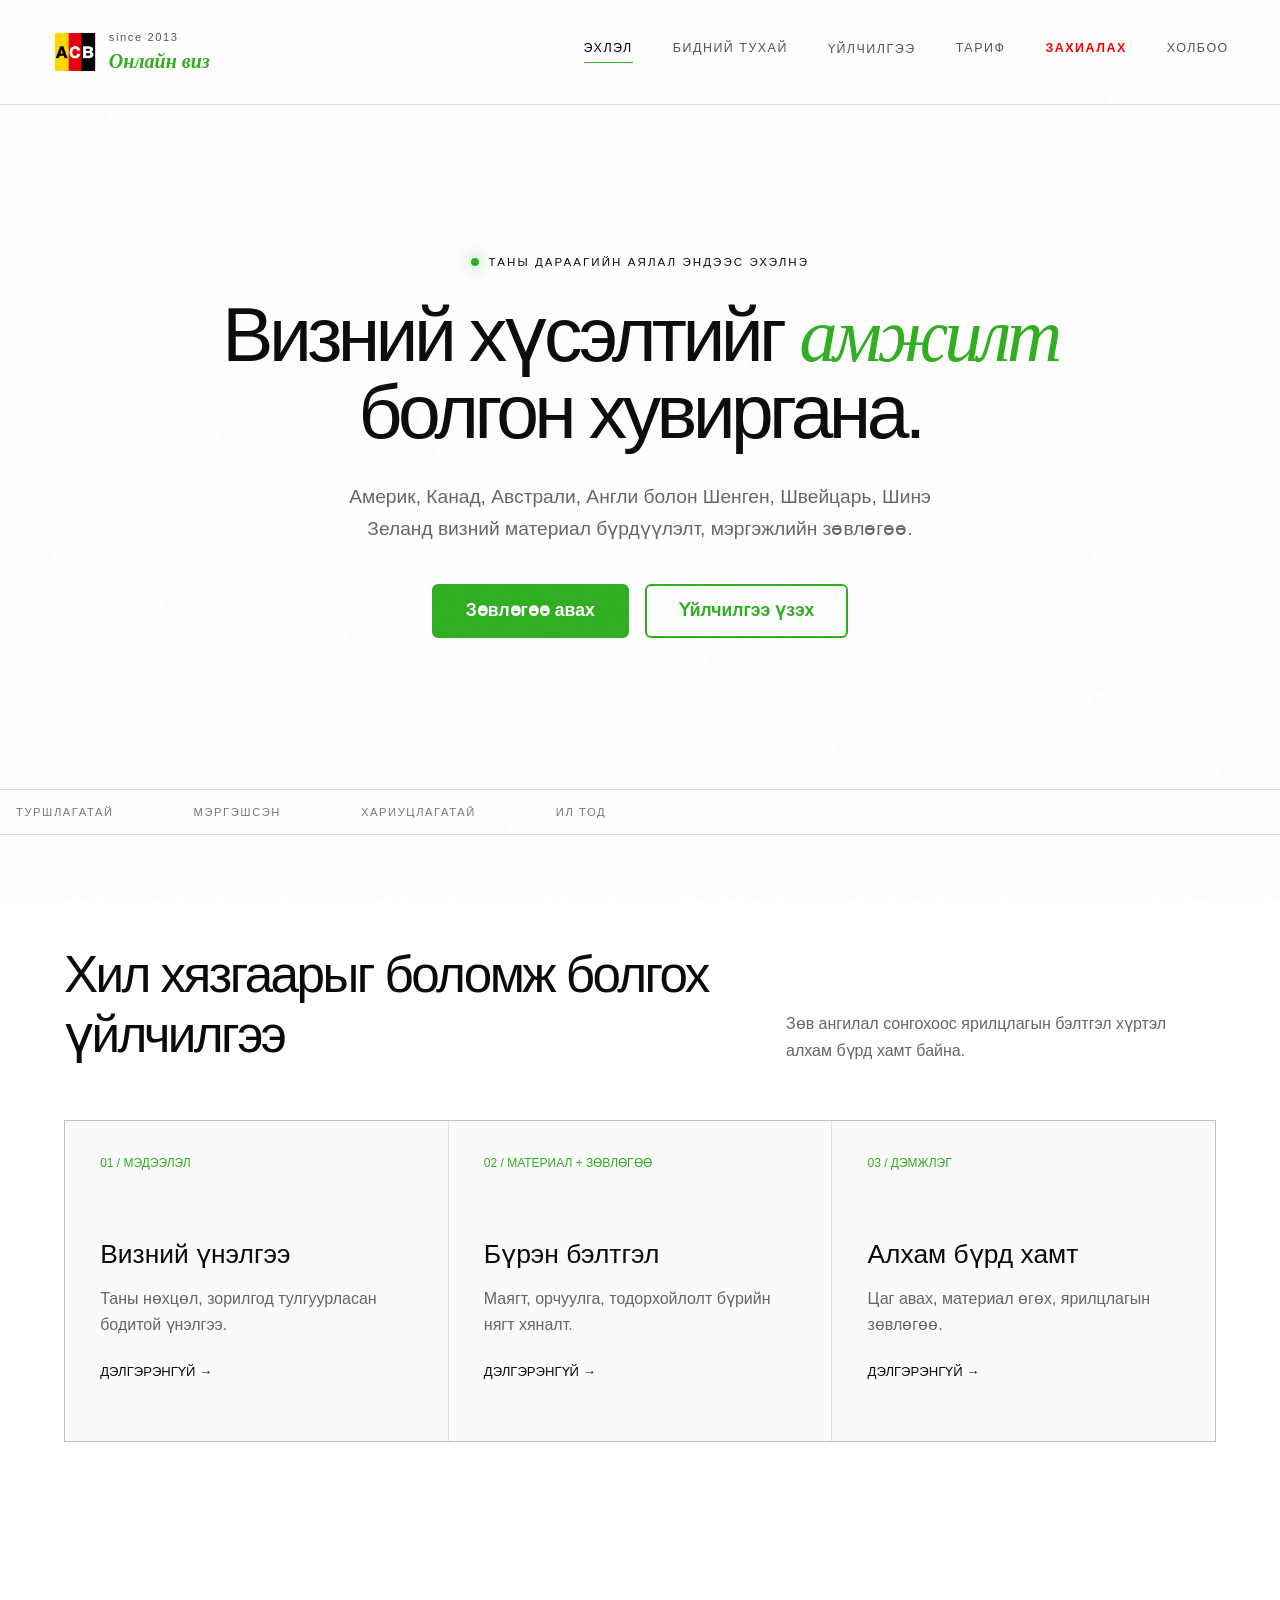
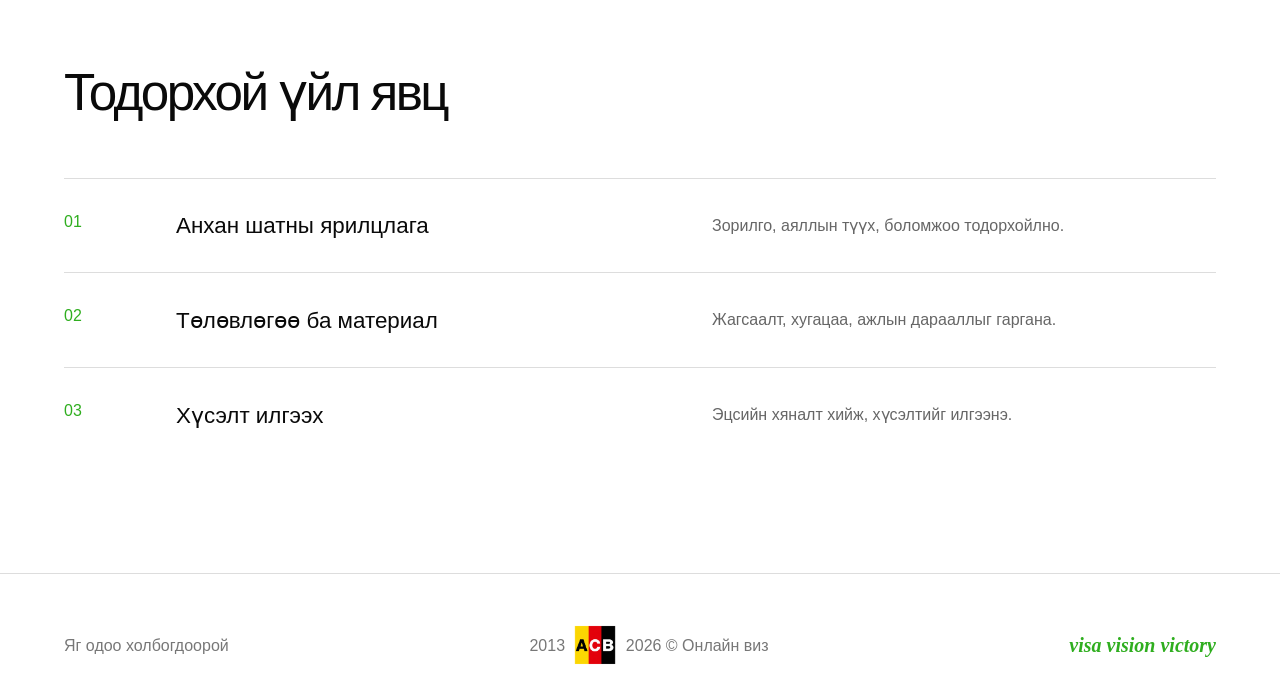
<file: index.html>
<!doctype html><html lang="mn"><head><meta charset="utf-8"><meta name="viewport" content="width=device-width,initial-scale=1"><title>Visa Vision Victory</title><link rel="icon" type="image/png" href="assets/favicon.png"><link rel="stylesheet" href="styles.css"></head><body><div class="noise"></div><header class="site-header"><a class="brand" href="index.html"><img class="brand-logo" src="assets/acb-logo.png" alt="ACB лого"><span class="brand-text"><span class="brand-since">since 2013</span><span class="brand-name">Онлайн виз</span></span></a><button class="menu-btn" aria-label="Цэс">☰</button><nav class="nav"><a class="active" href="index.html">Эхлэл</a><a href="about.html">Бидний тухай</a><a href="services.html">Үйлчилгээ</a><a href="pricing.html">Тариф</a><a  href="zahialga.html" style="display:inline-block; color:red; font-weight:600;">Захиалах</a><a    href="contact.html">Холбоо</a></nav></header><main class="page"><section class="hero"><p class="eyebrow"><span class="dot"></span>Таны дараагийн аялал эндээс эхэлнэ</p><h1>Визний хүсэлтийг <span class="accent">амжилт</span> болгон хувиргана.</h1><p class="lead">Америк, Канад, Австрали, Англи болон Шенген, Швейцарь, Шинэ Зеланд визний материал бүрдүүлэлт, мэргэжлийн зөвлөгөө.</p><div class="actions"><a class="btn" href="/zovlogoo.html">Зөвлөгөө авах</a><a class="btn secondary" href="services.html">Үйлчилгээ үзэх</a></div></section><div class="marquee"><span>Туршлагатай</span><span>Мэргэшсэн</span><span>Хариуцлагатай</span><span>Ил тод</span></div><section class="section reveal"><div class="section-head"><h2>Хил хязгаарыг боломж болгох үйлчилгээ</h2><p class="section-copy">Зөв ангилал сонгохоос ярилцлагын бэлтгэл хүртэл алхам бүрд хамт байна.</p></div><div class="grid home-grid"><article class="card"><span class="card-index">01 / МЭДЭЭЛЭЛ</span><h3>Визний үнэлгээ</h3><p>Таны нөхцөл, зорилгод тулгуурласан бодитой үнэлгээ.</p><a class="card-link" href="services.html">Дэлгэрэнгүй →</a></article><article class="card"><span class="card-index">02 / МАТЕРИАЛ + ЗӨВЛӨГӨӨ</span><h3>Бүрэн бэлтгэл</h3><p>Маягт, орчуулга, тодорхойлолт бүрийн нягт хяналт.</p><a class="card-link" href="services.html">Дэлгэрэнгүй →</a></article><article class="card"><span class="card-index">03 / ДЭМЖЛЭГ</span><h3>Алхам бүрд хамт</h3><p>Цаг авах, материал өгөх, ярилцлагын зөвлөгөө.</p><a class="card-link" href="services.html">Дэлгэрэнгүй →</a></article></div></section><section class="section reveal"><div class="section-head"><h2>Тодорхой үйл явц</h2></div><div class="steps"><article class="step"><h3>Анхан шатны ярилцлага</h3><p>Зорилго, аяллын түүх, боломжоо тодорхойлно.</p></article><article class="step"><h3>Төлөвлөгөө ба материал</h3><p>Жагсаалт, хугацаа, ажлын дарааллыг гаргана.</p></article><article class="step"><h3>Хүсэлт илгээх</h3><p>Эцсийн хяналт хийж, хүсэлтийг илгээнэ.</p></article></div></section></main><footer class="site-footer"><div class="footer-row"><p>Яг одоо холбогдоорой</p><p class="footer-copy">2013 <img class="footer-logo" src="assets/acb-logo.png" alt="ACB лого"> 2026 © Онлайн виз</p><div class="footer-brand">visa vision victory</div></div></footer><script src="app.js"></script></body></html>
</file>
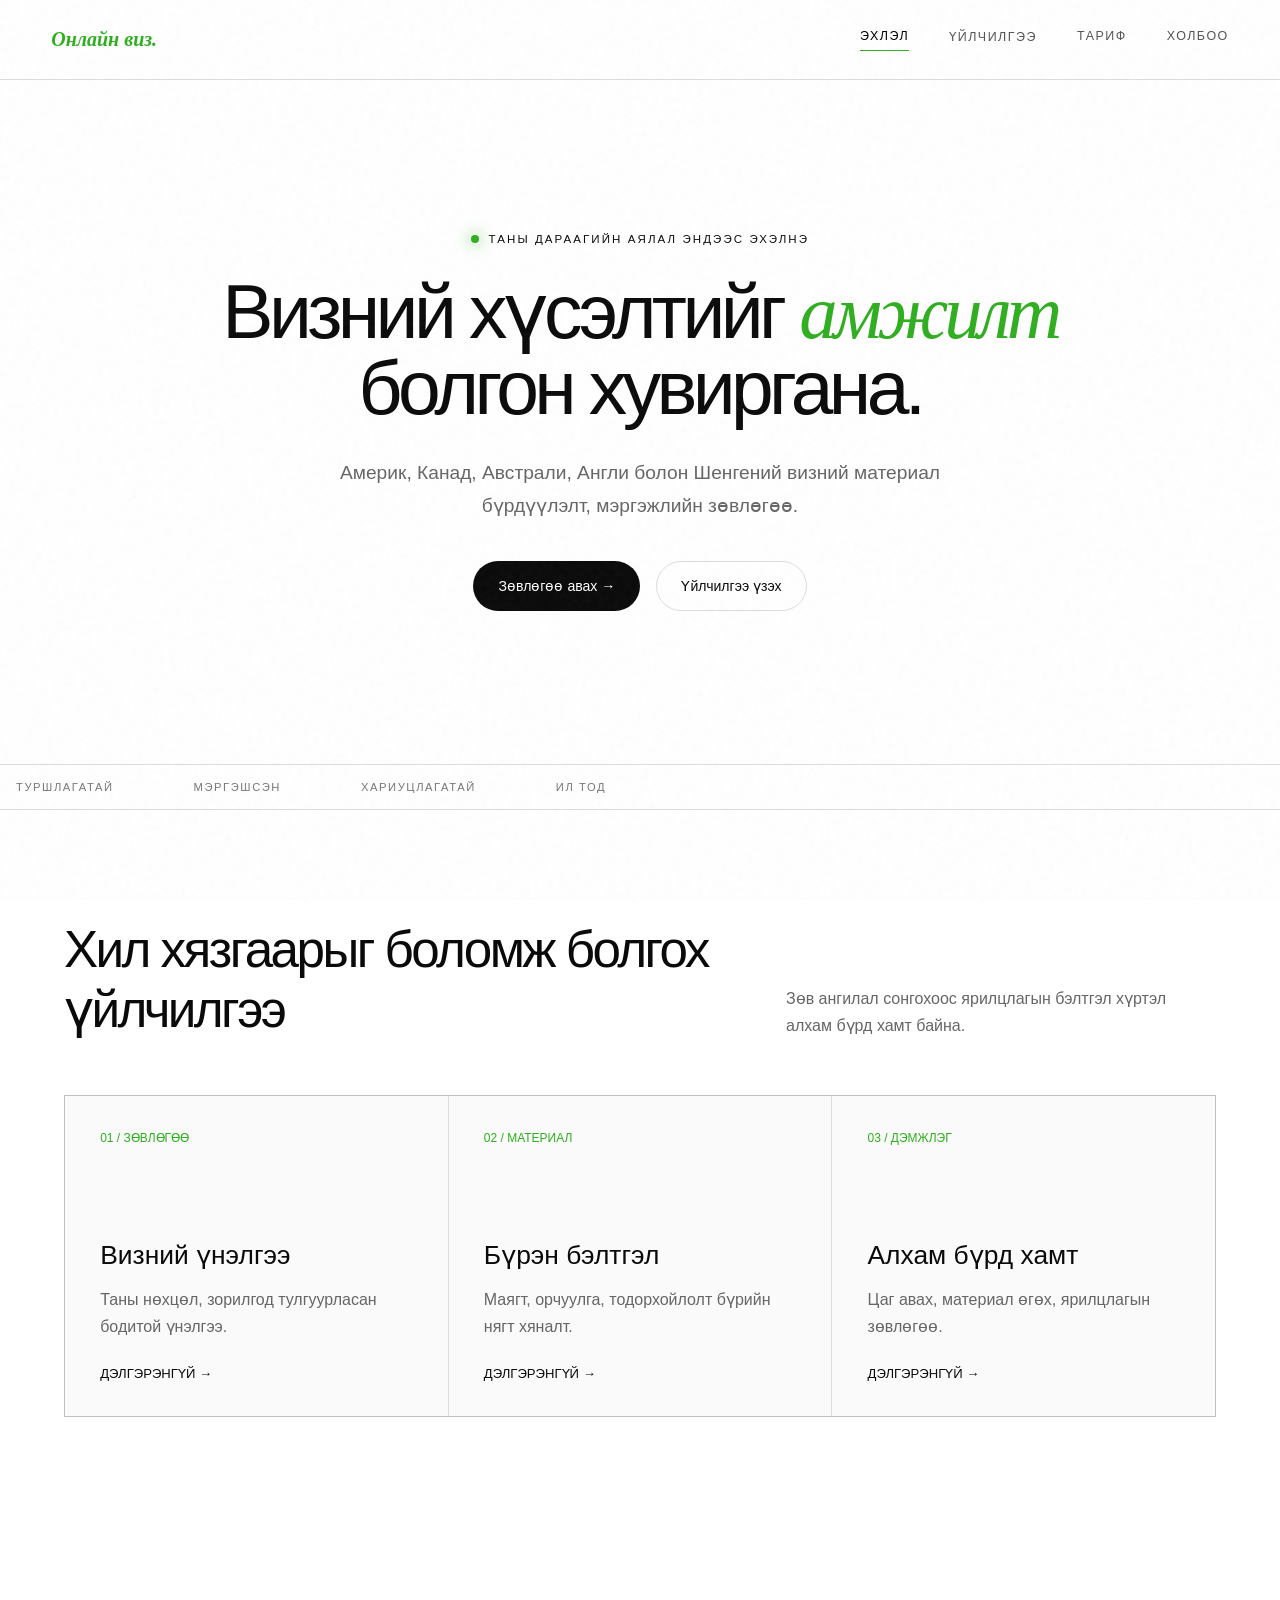
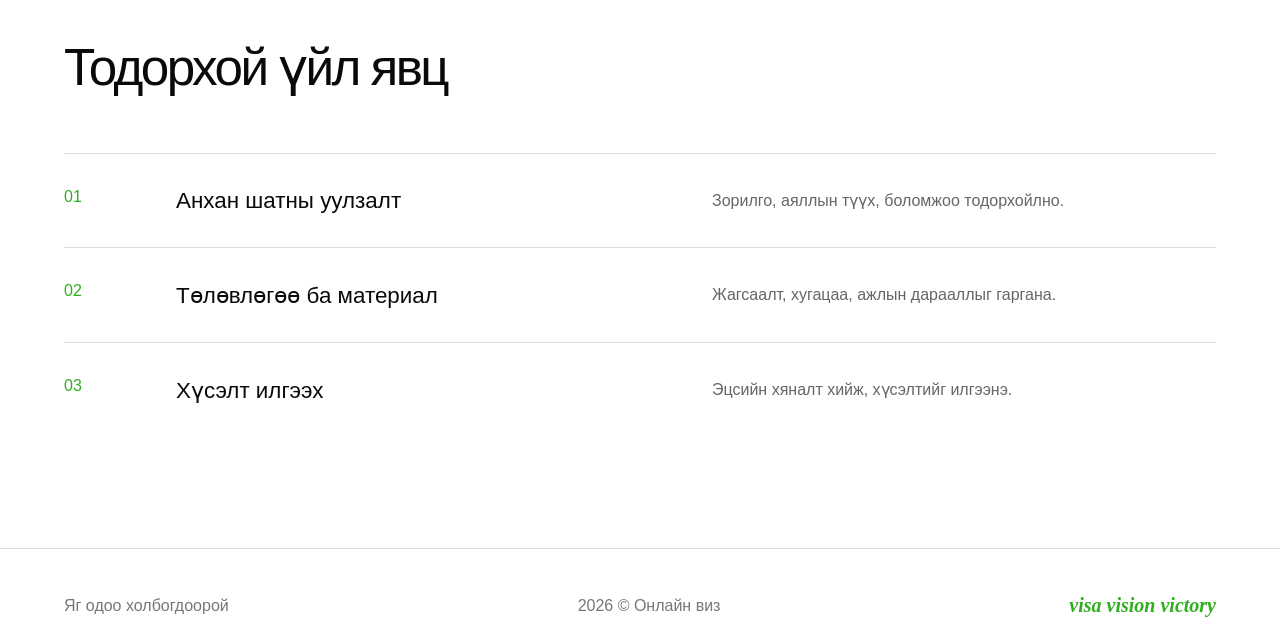
<file: r/index.html>
<!doctype html><html lang="mn"><head><meta charset="utf-8"><meta name="viewport" content="width=device-width,initial-scale=1"><title>Visa Vision Victory</title><link rel="stylesheet" href="styles.css"></head><body><div class="noise"></div><header class="site-header"><a class="brand" href="index.html">Онлайн виз<span>.</span></a><button class="menu-btn" aria-label="Цэс">☰</button><nav class="nav"><a class="active" href="index.html">Эхлэл</a><a href="services.html">Үйлчилгээ</a><a href="pricing.html">Тариф</a><a href="contact.html">Холбоо</a></nav></header><main class="page"><section class="hero"><p class="eyebrow"><span class="dot"></span>Таны дараагийн аялал эндээс эхэлнэ</p><h1>Визний хүсэлтийг <span class="accent">амжилт</span> болгон хувиргана.</h1><p class="lead">Америк, Канад, Австрали, Англи болон Шенгений визний материал бүрдүүлэлт, мэргэжлийн зөвлөгөө.</p><div class="actions"><a class="btn" href="contact.html">Зөвлөгөө авах →</a><a class="btn secondary" href="services.html">Үйлчилгээ үзэх</a></div></section><div class="marquee"><span>Туршлагатай</span><span>Мэргэшсэн</span><span>Хариуцлагатай</span><span>Ил тод</span></div><section class="section reveal"><div class="section-head"><h2>Хил хязгаарыг боломж болгох үйлчилгээ</h2><p class="section-copy">Зөв ангилал сонгохоос ярилцлагын бэлтгэл хүртэл алхам бүрд хамт байна.</p></div><div class="grid"><article class="card"><span class="card-index">01 / ЗӨВЛӨГӨӨ</span><h3>Визний үнэлгээ</h3><p>Таны нөхцөл, зорилгод тулгуурласан бодитой үнэлгээ.</p><a class="card-link" href="services.html">Дэлгэрэнгүй →</a></article><article class="card"><span class="card-index">02 / МАТЕРИАЛ</span><h3>Бүрэн бэлтгэл</h3><p>Маягт, орчуулга, тодорхойлолт бүрийн нягт хяналт.</p><a class="card-link" href="services.html">Дэлгэрэнгүй →</a></article><article class="card"><span class="card-index">03 / ДЭМЖЛЭГ</span><h3>Алхам бүрд хамт</h3><p>Цаг авах, материал өгөх, ярилцлагын зөвлөгөө.</p><a class="card-link" href="services.html">Дэлгэрэнгүй →</a></article></div></section><section class="section reveal"><div class="section-head"><h2>Тодорхой үйл явц</h2></div><div class="steps"><article class="step"><h3>Анхан шатны уулзалт</h3><p>Зорилго, аяллын түүх, боломжоо тодорхойлно.</p></article><article class="step"><h3>Төлөвлөгөө ба материал</h3><p>Жагсаалт, хугацаа, ажлын дарааллыг гаргана.</p></article><article class="step"><h3>Хүсэлт илгээх</h3><p>Эцсийн хяналт хийж, хүсэлтийг илгээнэ.</p></article></div></section></main><footer class="site-footer"><div class="footer-row"><p>Яг одоо холбогдоорой</p><p>2026 © Онлайн виз</p><div class="footer-brand">visa vision victory</div></div></footer><script src="app.js"></script></body></html>
</file>
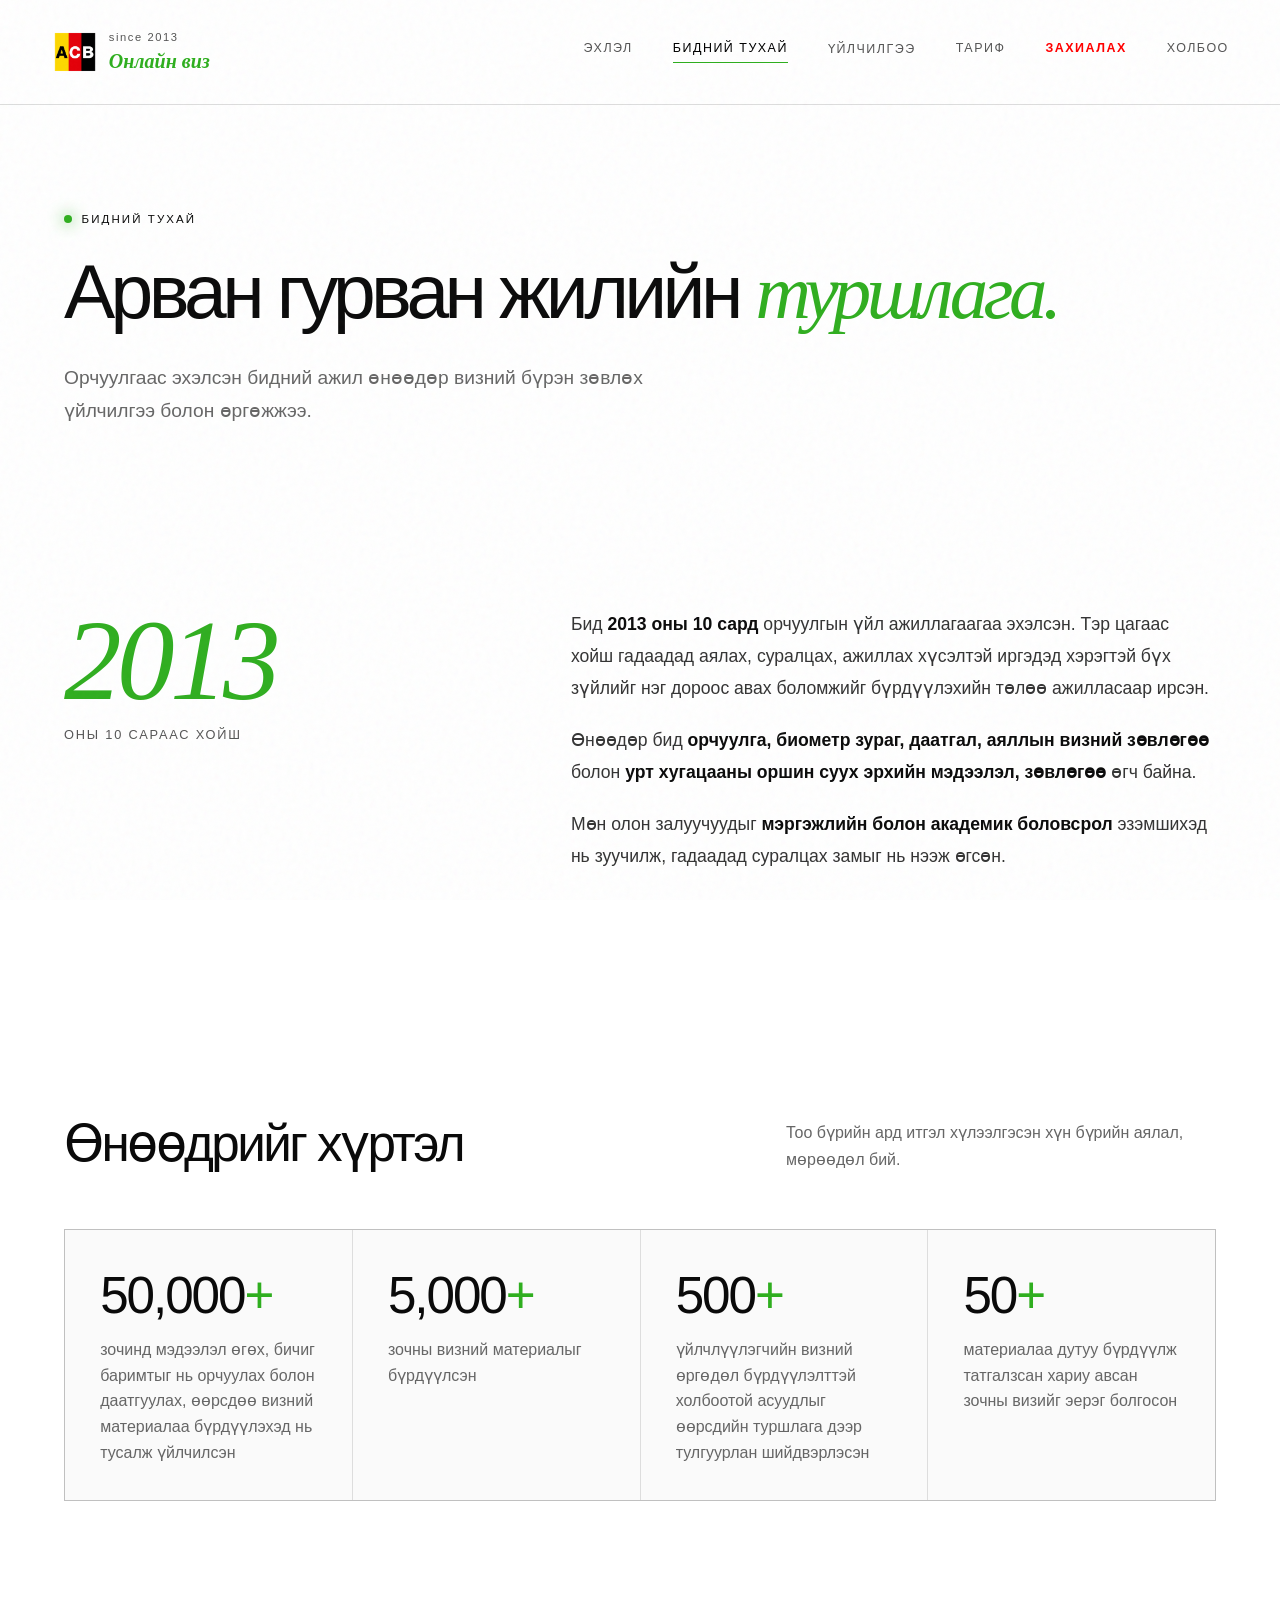
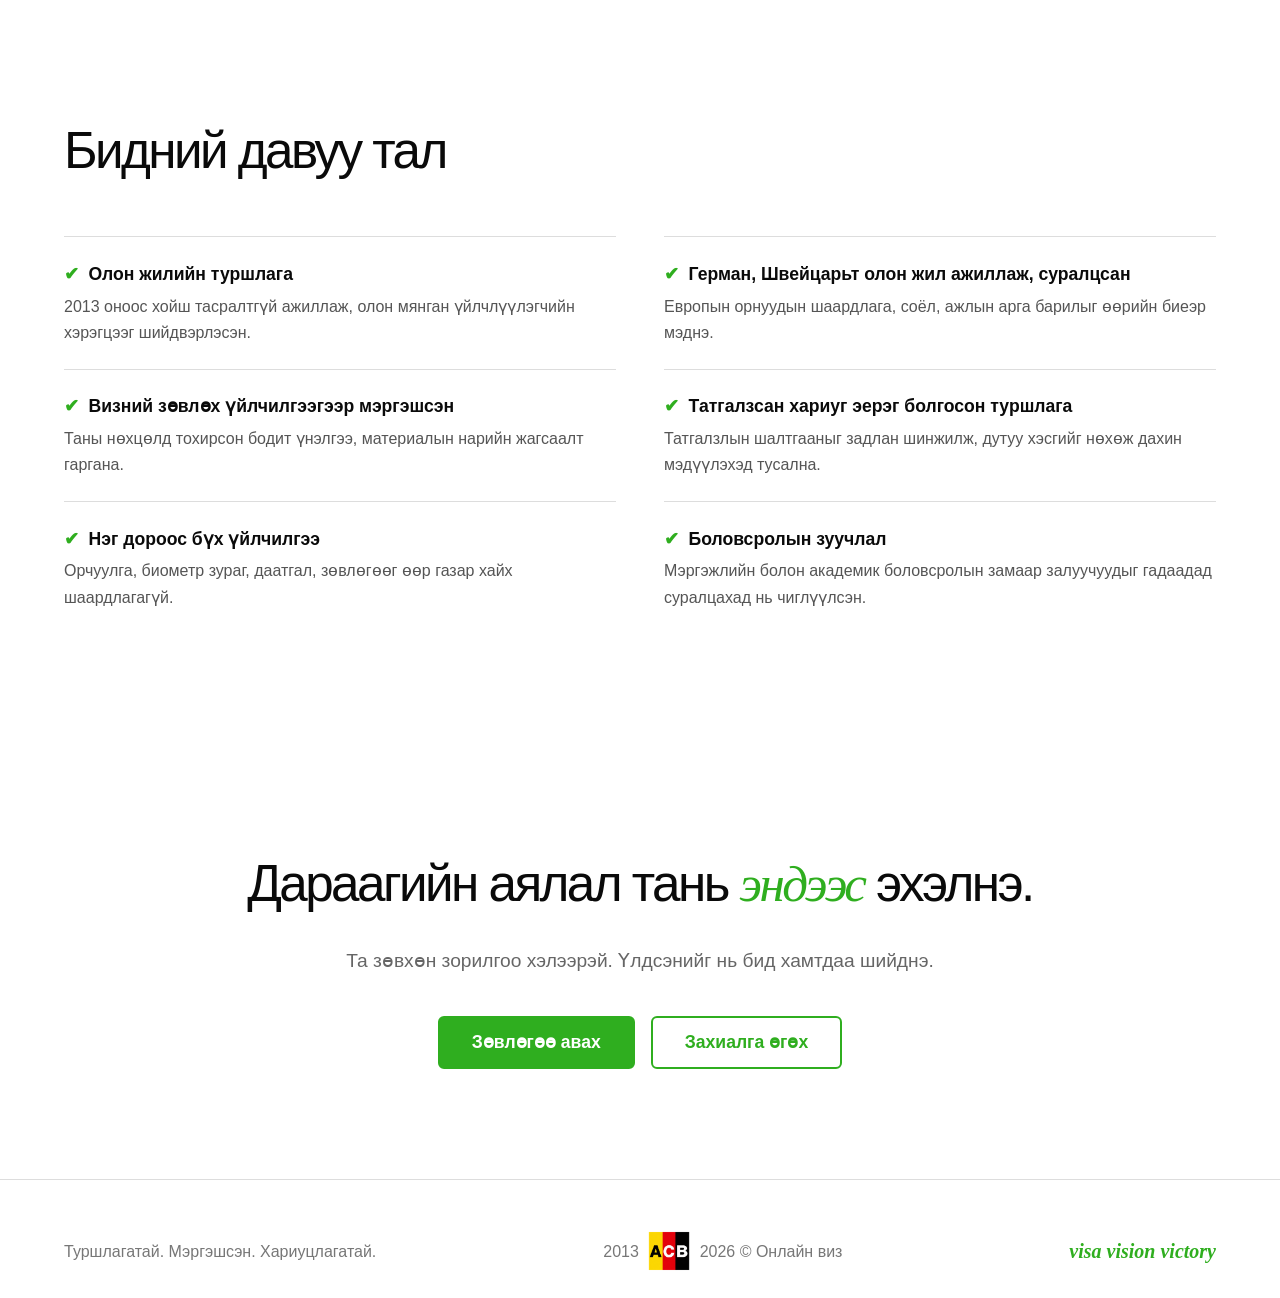
<file: about.html>
<!doctype html>
<html lang="mn">
<head>
  <meta charset="utf-8">
  <meta name="viewport" content="width=device-width,initial-scale=1">
  <title>Бидний тухай — Visa Vision Victory</title>
  <meta name="description" content="2013 оноос хойш орчуулга, визний материал бүрдүүлэлт, зөвлөх үйлчилгээ үзүүлж буй Онлайн виз.">
  <link rel="icon" type="image/png" href="assets/favicon.png">
  <link rel="stylesheet" href="styles.css">
  <style>
    .story{display:grid;grid-template-columns:.8fr 1.2fr;gap:6vw;align-items:start}
    .story-text p{color:#333;font-size:1.1rem;line-height:1.8;margin-bottom:1.3rem}
    .story-text strong{color:#0a0a0a}
    .year-mark{font-family:Georgia,serif;font-style:italic;color:var(--lime);font-size:clamp(4rem,9vw,8rem);line-height:.9;letter-spacing:-.04em}
    .year-mark small{display:block;font-family:Arial,sans-serif;font-style:normal;font-size:.8rem;letter-spacing:.14em;text-transform:uppercase;color:#555;margin-top:1rem}
    .stats{display:grid;grid-template-columns:repeat(4,1fr);gap:1px;background:var(--line);border:1px solid var(--line)}
    .stat{background:#fafafa;padding:2.2rem}
    .stat-num{font-size:clamp(2.4rem,4vw,3.6rem);letter-spacing:-.04em;color:#0a0a0a}
    .stat-num span{color:var(--lime)}
    .stat p{color:var(--muted);line-height:1.6;margin-top:.8rem}
    .checks{list-style:none;display:grid;grid-template-columns:repeat(2,1fr);gap:0 3rem}
    .checks li{padding:1.4rem 0;border-top:1px solid var(--line);line-height:1.65;color:#555}
    .checks li strong{display:block;color:#0a0a0a;font-weight:600;font-size:1.1rem;margin-bottom:.3rem}
    .checks li strong:before{content:"✔";color:var(--lime);margin-right:.6rem}
    .closing{text-align:center}
    .closing h2{margin:0 auto}
    .closing .actions{justify-content:center}
    @media(max-width:800px){.story,.stats,.checks{grid-template-columns:1fr}}
  </style>
</head>
<body>
  <div class="noise"></div>
  <header class="site-header">
    <a class="brand" href="index.html"><img class="brand-logo" src="assets/acb-logo.png" alt="ACB лого"><span class="brand-text"><span class="brand-since">since 2013</span><span class="brand-name">Онлайн виз</span></span></a>
    <button class="menu-btn" aria-label="Цэс">☰</button>
    <nav class="nav"><a href="index.html">Эхлэл</a><a class="active" href="about.html">Бидний тухай</a><a href="services.html">Үйлчилгээ</a><a href="pricing.html">Тариф</a><a href="/zahialga.html" style="display:inline-block; color:red; font-weight:600;">Захиалах</a><a href="contact.html">Холбоо</a></nav>
  </header>

  <main class="page">
    <section class="page-intro reveal">
      <p class="eyebrow"><span class="dot"></span>Бидний тухай</p>
      <h1>Арван гурван жилийн <span class="accent">туршлага.</span></h1>
      <p class="lead" style="margin-left:0">Орчуулгаас эхэлсэн бидний ажил өнөөдөр визний бүрэн зөвлөх үйлчилгээ болон өргөжжээ.</p>
    </section>

    <section class="section story reveal">
      <div class="year-mark">2013<small>оны 10 сараас хойш</small></div>
      <div class="story-text">
        <p>Бид <strong>2013 оны 10 сард</strong> орчуулгын үйл ажиллагаагаа эхэлсэн. Тэр цагаас хойш гадаадад аялах, суралцах, ажиллах хүсэлтэй иргэдэд хэрэгтэй бүх зүйлийг нэг дороос авах боломжийг бүрдүүлэхийн төлөө ажилласаар ирсэн.</p>
        <p>Өнөөдөр бид <strong>орчуулга, биометр зураг, даатгал, аяллын визний зөвлөгөө</strong> болон <strong>урт хугацааны оршин суух эрхийн мэдээлэл, зөвлөгөө</strong> өгч байна.</p>
        <p>Мөн олон залуучуудыг <strong>мэргэжлийн болон академик боловсрол</strong> эзэмшихэд нь зуучилж, гадаадад суралцах замыг нь нээж өгсөн.</p>
      </div>
    </section>

    <section class="section reveal">
      <div class="section-head">
        <h2>Өнөөдрийг хүртэл</h2>
        <p class="section-copy">Тоо бүрийн ард итгэл хүлээлгэсэн хүн бүрийн аялал, мөрөөдөл бий.</p>
      </div>
      <div class="stats">
        <article class="stat"><div class="stat-num">50,000<span>+</span></div><p>зочинд мэдээлэл өгөх, бичиг баримтыг нь орчуулах болон даатгуулах, өөрсдөө визний материалаа бүрдүүлэхэд нь тусалж үйлчилсэн</p></article>
        <article class="stat"><div class="stat-num">5,000<span>+</span></div><p>зочны визний материалыг бүрдүүлсэн</p></article>
        <article class="stat"><div class="stat-num">500<span>+</span></div><p>үйлчлүүлэгчийн визний өргөдөл бүрдүүлэлттэй холбоотой асуудлыг өөрсдийн туршлага дээр тулгуурлан шийдвэрлэсэн</p></article>
        <article class="stat"><div class="stat-num">50<span>+</span></div><p>материалаа дутуу бүрдүүлж татгалзсан хариу авсан зочны визийг эерэг болгосон</p></article>
      </div>
    </section>

    <section class="section reveal">
      <div class="section-head">
        <h2>Бидний давуу тал</h2>
      </div>
      <ul class="checks">
        <li><strong>Олон жилийн туршлага</strong>2013 оноос хойш тасралтгүй ажиллаж, олон мянган үйлчлүүлэгчийн хэрэгцээг шийдвэрлэсэн.</li>
        <li><strong>Герман, Швейцарьт олон жил ажиллаж, суралцсан</strong>Европын орнуудын шаардлага, соёл, ажлын арга барилыг өөрийн биеэр мэднэ.</li>
        <li><strong>Визний зөвлөх үйлчилгээгээр мэргэшсэн</strong>Таны нөхцөлд тохирсон бодит үнэлгээ, материалын нарийн жагсаалт гаргана.</li>
        <li><strong>Татгалзсан хариуг эерэг болгосон туршлага</strong>Татгалзлын шалтгааныг задлан шинжилж, дутуу хэсгийг нөхөж дахин мэдүүлэхэд тусална.</li>
        <li><strong>Нэг дороос бүх үйлчилгээ</strong>Орчуулга, биометр зураг, даатгал, зөвлөгөөг өөр газар хайх шаардлагагүй.</li>
        <li><strong>Боловсролын зуучлал</strong>Мэргэжлийн болон академик боловсролын замаар залуучуудыг гадаадад суралцахад нь чиглүүлсэн.</li>
      </ul>
    </section>

    <section class="section closing reveal">
      <h2>Дараагийн аялал тань <span class="accent">эндээс</span> эхэлнэ.</h2>
      <p class="lead">Та зөвхөн зорилгоо хэлээрэй. Үлдсэнийг нь бид хамтдаа шийднэ.</p>
      <div class="actions">
        <a class="btn" href="/zovlogoo.html">Зөвлөгөө авах</a>
        <a class="btn secondary" href="/zahialga.html">Захиалга өгөх</a>
      </div>
    </section>
  </main>

  <footer class="site-footer"><div class="footer-row"><p>Туршлагатай. Мэргэшсэн. Хариуцлагатай.</p><p class="footer-copy">2013 <img class="footer-logo" src="assets/acb-logo.png" alt="ACB лого"> 2026 © Онлайн виз</p><div class="footer-brand">visa vision victory</div></div></footer>
  <script src="app.js"></script>
</body>
</html>
</file>
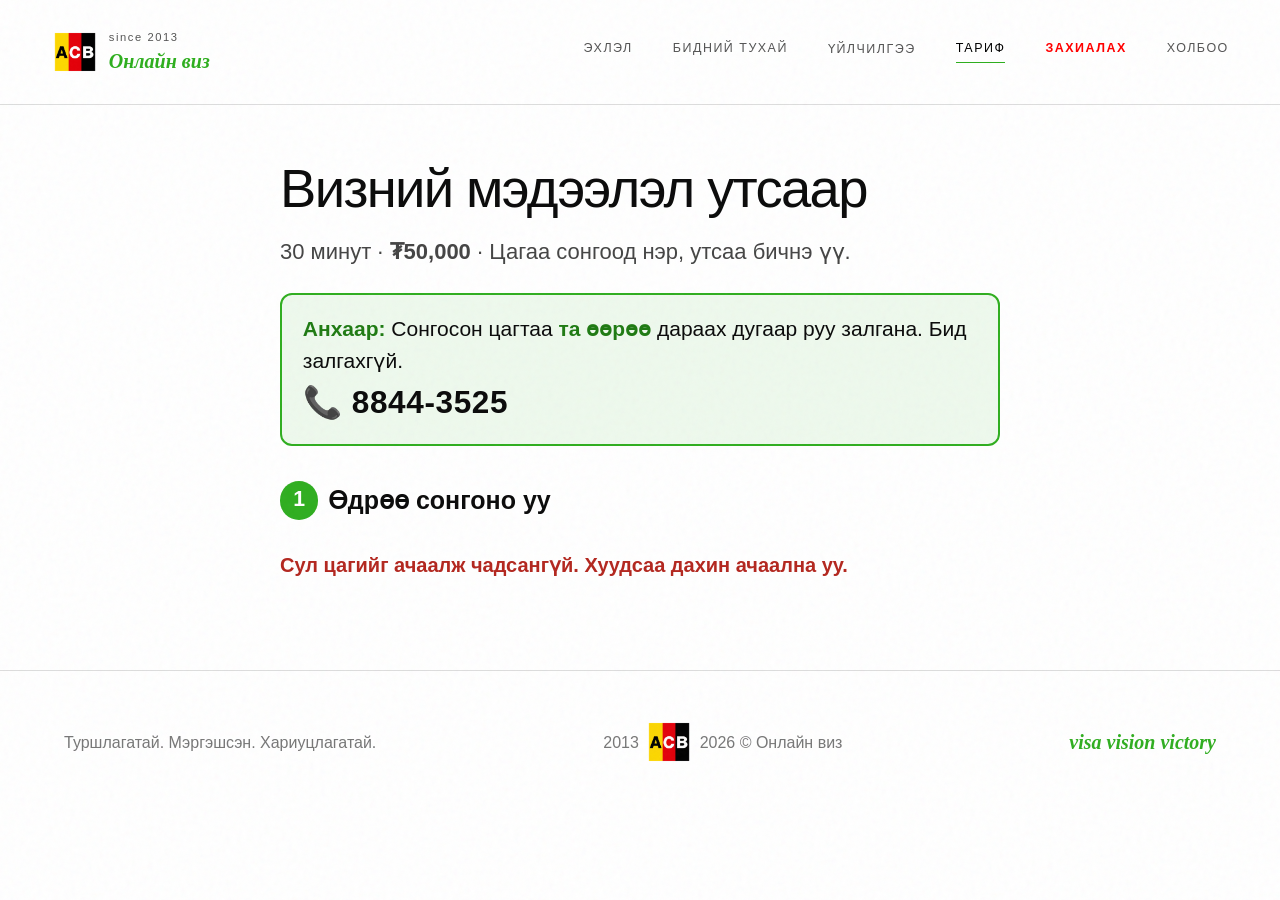
<file: cag.html>
<!doctype html>
<html lang="mn">
<head>
  <meta charset="utf-8">
  <meta name="viewport" content="width=device-width,initial-scale=1">
  <title>Цаг авах — Визний мэдээлэл утсаар</title>
  <meta name="description" content="Визний мэдээллийг утсаар 30 минут авах цаг захиалах. ₮50,000. Та өөрөө 8844-3525 руу залгана.">
  <link rel="icon" type="image/png" href="assets/favicon.png">
  <link rel="stylesheet" href="styles.css">
  <style>
    .booking{max-width:760px;margin:0 auto;padding:6vh 20px 10vh;font-size:20px;line-height:1.5}
    .booking h1{font-size:clamp(2.2rem,5vw,3.4rem);line-height:1.1;letter-spacing:-.03em;margin-bottom:1rem}
    .booking .sub{color:#444;font-size:1.1em;margin-bottom:1.6rem}
    .callout{background:#2fae1f14;border:2px solid var(--lime);border-radius:12px;padding:1.1rem 1.3rem;margin:1.4rem 0 2.2rem;font-size:1.05em}
    .callout strong{color:#1e7a12}
    .callout .big{display:block;font-size:1.5em;font-weight:700;color:#0a0a0a;letter-spacing:.02em;margin-top:.2rem}
    .step-title{font-size:1.25em;font-weight:700;margin:2.2rem 0 .9rem;display:flex;gap:.6rem;align-items:center}
    .step-title .n{display:inline-grid;place-items:center;width:1.8em;height:1.8em;border-radius:50%;background:var(--lime);color:#fff;font-size:.85em;flex:none}
    .chips{display:flex;flex-wrap:wrap;gap:.7rem}
    .chip{font:inherit;font-size:1em;padding:.8rem 1.1rem;border:2px solid #0000002e;border-radius:10px;background:#fff;color:#0a0a0a;cursor:pointer;min-width:6.5em;text-align:center;line-height:1.25}
    .chip small{display:block;font-size:.75em;color:#555}
    .chip:hover{border-color:var(--lime)}
    .chip[aria-pressed="true"]{background:var(--lime);border-color:var(--lime);color:#fff}
    .chip[aria-pressed="true"] small{color:#eafbe6}
    .chip:focus-visible,.inp:focus-visible,.go:focus-visible{outline:3px solid #2fae1f66;outline-offset:2px}
    .muted{color:#555}
    .field2{margin-bottom:1.3rem}
    .field2 label{display:block;font-weight:700;margin-bottom:.4rem}
    .inp{width:100%;font:inherit;font-size:1.15em;padding:.85rem 1rem;border:2px solid #0000002e;border-radius:10px;background:#fff;color:#0a0a0a}
    .phone-echo{margin-top:.6rem;font-size:1.05em}
    .phone-echo b{font-size:1.5em;letter-spacing:.06em}
    .check{display:flex;gap:.7rem;align-items:flex-start;margin:1rem 0 1.4rem;cursor:pointer}
    .check input{width:1.4em;height:1.4em;margin-top:.15em;accent-color:var(--lime);flex:none}
    .summary{background:#f6f6f6;border-radius:12px;padding:1rem 1.2rem;margin-bottom:1.2rem}
    .go{width:100%;font:inherit;font-size:1.25em;font-weight:700;padding:1.05rem;border:0;border-radius:10px;background:var(--lime);color:#fff;cursor:pointer}
    .go:hover{background:#289a1a}
    .go[disabled]{background:#9ccf94;cursor:not-allowed}
    .err{color:#b3261e;font-weight:700;margin-top:1rem;min-height:1.5em}
    .done{display:none}
    .done h2{font-size:1.8em;line-height:1.2;margin-bottom:1rem}
    .done .row{padding:.8rem 0;border-top:1px solid #0000001a}
    .done .row b{font-size:1.2em}
    .pay{display:block;text-align:center;text-decoration:none;margin:1.4rem 0}
    .warn{background:#fff7e0;border:2px solid #f0c040;border-radius:12px;padding:1rem 1.2rem;margin-top:1rem}
    .loading{color:#555;font-style:italic}
  </style>
</head>
<body>
  <div class="noise"></div>
  <header class="site-header">
    <a class="brand" href="index.html"><img class="brand-logo" src="assets/acb-logo.png" alt="ACB лого"><span class="brand-text"><span class="brand-since">since 2013</span><span class="brand-name">Онлайн виз</span></span></a>
    <button class="menu-btn" aria-label="Цэс">☰</button>
    <nav class="nav"><a href="index.html">Эхлэл</a><a href="about.html">Бидний тухай</a><a href="services.html">Үйлчилгээ</a><a class="active" href="pricing.html">Тариф</a><a href="/zahialga.html" style="display:inline-block; color:red; font-weight:600;">Захиалах</a><a href="contact.html">Холбоо</a></nav>
  </header>

  <main class="page booking">
    <section id="form-view">
      <h1>Визний мэдээлэл утсаар</h1>
      <p class="sub">30 минут · <strong>₮50,000</strong> · Цагаа сонгоод нэр, утсаа бичнэ үү.</p>

      <div class="callout">
        <strong>Анхаар:</strong> Сонгосон цагтаа <strong>та өөрөө</strong> дараах дугаар руу залгана. Бид залгахгүй.
        <span class="big">📞 8844-3525</span>
      </div>

      <div class="step-title"><span class="n">1</span>Өдрөө сонгоно уу</div>
      <div id="days" class="chips"><span class="loading">Сул цагийг ачаалж байна…</span></div>

      <div id="time-block" hidden>
        <div class="step-title"><span class="n">2</span>Цагаа сонгоно уу</div>
        <div id="times" class="chips"></div>
      </div>

      <form id="form" hidden novalidate>
        <div class="step-title"><span class="n">3</span>Нэр, утсаа бичнэ үү</div>
        <div class="field2">
          <label for="name">Нэр</label>
          <input class="inp" id="name" name="name" autocomplete="name" required>
        </div>
        <div class="field2">
          <label for="phone">Гар утасны дугаар</label>
          <input class="inp" id="phone" name="phone" inputmode="numeric" autocomplete="tel" maxlength="9" placeholder="99112233" required>
          <div class="phone-echo" id="phone-echo" hidden>Таны дугаар: <b id="phone-big"></b></div>
        </div>

        <div class="summary" id="summary"></div>

        <label class="check"><input type="checkbox" id="ok-phone"> <span>Утасны дугаар зөв. Төлбөрийн холбоос болон сануулга энэ дугаар руу <strong>SMS</strong>-ээр ирнэ.</span></label>

        <button class="go" id="submit" type="submit" disabled>Цаг авах</button>
        <div class="err" id="err" role="alert"></div>
      </form>
    </section>

    <section id="done-view" class="done" aria-live="polite">
      <h2>✔ Цаг түр захиалагдлаа</h2>
      <div class="row">Таны цаг: <b id="d-start"></b></div>
      <div class="row">Төлөх: <b>₮50,000</b>, <b id="d-deadline"></b>-оос өмнө. Хугацаандаа төлөөгүй бол цаг цуцлагдана.</div>
      <a class="btn pay" id="d-pay" href="#" target="_blank" rel="noopener">Одоо төлөх →</a>

      <div class="callout">
        Төлбөр орсны дараа баталгаажуулах SMS ирнэ. Цагтаа <strong>та өөрөө</strong> залгана:
        <span class="big">📞 8844-3525</span>
      </div>

      <div class="warn">
        📩 Бидний SMS янз бүрийн дугаараас ирж болно. Бүгд <strong>«Онлайн виз:»</strong> гэж эхэлнэ. Цагаас <strong>1 цаг</strong> болон <strong>30 минутын</strong> өмнө сануулга ирнэ.
      </div>
    </section>
  </main>

  <footer class="site-footer"><div class="footer-row"><p>Туршлагатай. Мэргэшсэн. Хариуцлагатай.</p><p class="footer-copy">2013 <img class="footer-logo" src="assets/acb-logo.png" alt="ACB лого"> 2026 © Онлайн виз</p><div class="footer-brand">visa vision victory</div></div></footer>
  <script src="app.js"></script>
  <script>
  (function () {
    const N8N = 'https://amarzaya-khashkhuu.app.n8n.cloud/webhook';
    const WD = ['Ням', 'Даваа', 'Мягмар', 'Лхагва', 'Пүрэв', 'Баасан', 'Бямба'];
    const $ = id => document.getElementById(id);
    let data = [], day = null, slot = null;

    function chip(html, onClick) {
      const b = document.createElement('button');
      b.type = 'button'; b.className = 'chip'; b.innerHTML = html;
      b.setAttribute('aria-pressed', 'false');
      b.addEventListener('click', () => {
        b.parentNode.querySelectorAll('.chip').forEach(c => c.setAttribute('aria-pressed', 'false'));
        b.setAttribute('aria-pressed', 'true');
        onClick();
      });
      return b;
    }

    function loadSlots() {
      $('days').innerHTML = '<span class="loading">Сул цагийг ачаалж байна…</span>';
      $('time-block').hidden = true; $('form').hidden = true; day = slot = null;
      fetch(N8N + '/free-slots').then(r => r.json()).then(j => {
        data = j.days || [];
        $('days').innerHTML = '';
        if (!data.length) { $('days').innerHTML = '<span class="muted">Ойрын өдрүүдэд сул цаг алга. Дараа дахин оролдоно уу.</span>'; return; }
        data.forEach(d => {
          const [, m, dd] = d.date.split('-');
          $('days').appendChild(chip(`${WD[d.weekday]}<small>${+m}/${+dd}</small>`, () => pickDay(d)));
        });
      }).catch(() => {
        $('days').innerHTML = '<span class="err">Сул цагийг ачаалж чадсангүй. Хуудсаа дахин ачаална уу.</span>';
      });
    }

    function pickDay(d) {
      day = d; slot = null; $('form').hidden = true;
      $('times').innerHTML = '';
      d.slots.forEach(s => $('times').appendChild(chip(s.label, () => pickSlot(s))));
      $('time-block').hidden = false;
      $('time-block').scrollIntoView({ behavior: 'smooth', block: 'start' });
    }

    function pickSlot(s) {
      slot = s;
      const [y, m, dd] = day.date.split('-');
      $('summary').innerHTML = `Сонгосон цаг: <b>${y}/${m}/${dd} (${WD[day.weekday]}) ${s.label}</b>`;
      $('form').hidden = false; validate();
      $('form').scrollIntoView({ behavior: 'smooth', block: 'start' });
    }

    const digits = () => $('phone').value.replace(/\D/g, '');
    function validate() {
      const p = digits();
      $('phone-echo').hidden = !p;
      $('phone-big').textContent = p.length > 4 ? p.slice(0, 4) + '-' + p.slice(4) : p;
      const ok = slot && $('name').value.trim().length >= 2 && /^[6-9]\d{7}$/.test(p) && $('ok-phone').checked;
      $('submit').disabled = !ok;
    }
    ['input', 'change'].forEach(ev => {
      $('name').addEventListener(ev, validate);
      $('phone').addEventListener(ev, validate);
      $('ok-phone').addEventListener(ev, validate);
    });

    $('form').addEventListener('submit', e => {
      e.preventDefault(); validate();
      if ($('submit').disabled) return;
      $('submit').disabled = true; $('submit').textContent = 'Илгээж байна…'; $('err').textContent = '';
      fetch(N8N + '/book', {
        method: 'POST', headers: { 'Content-Type': 'application/json' },
        body: JSON.stringify({ name: $('name').value.trim(), phone: digits(), start: slot.start })
      }).then(r => r.json()).then(j => {
        if (!j.ok) {
          $('err').textContent = j.error || 'Алдаа гарлаа. Дахин оролдоно уу.';
          $('submit').textContent = 'Цаг авах'; validate();
          if (/захиалагдсан|ойр/.test(j.error || '')) setTimeout(loadSlots, 2500);
          return;
        }
        $('d-start').textContent = j.start_text;
        $('d-deadline').textContent = j.deadline_text;
        $('d-pay').href = j.pay_url;
        $('form-view').style.display = 'none';
        $('done-view').style.display = 'block';
        window.scrollTo({ top: 0, behavior: 'smooth' });
      }).catch(() => {
        $('err').textContent = 'Холболт тасарлаа. Дахин оролдоно уу.';
        $('submit').textContent = 'Цаг авах'; validate();
      });
    });

    loadSlots();
  })();
  </script>
</body>
</html>
</file>
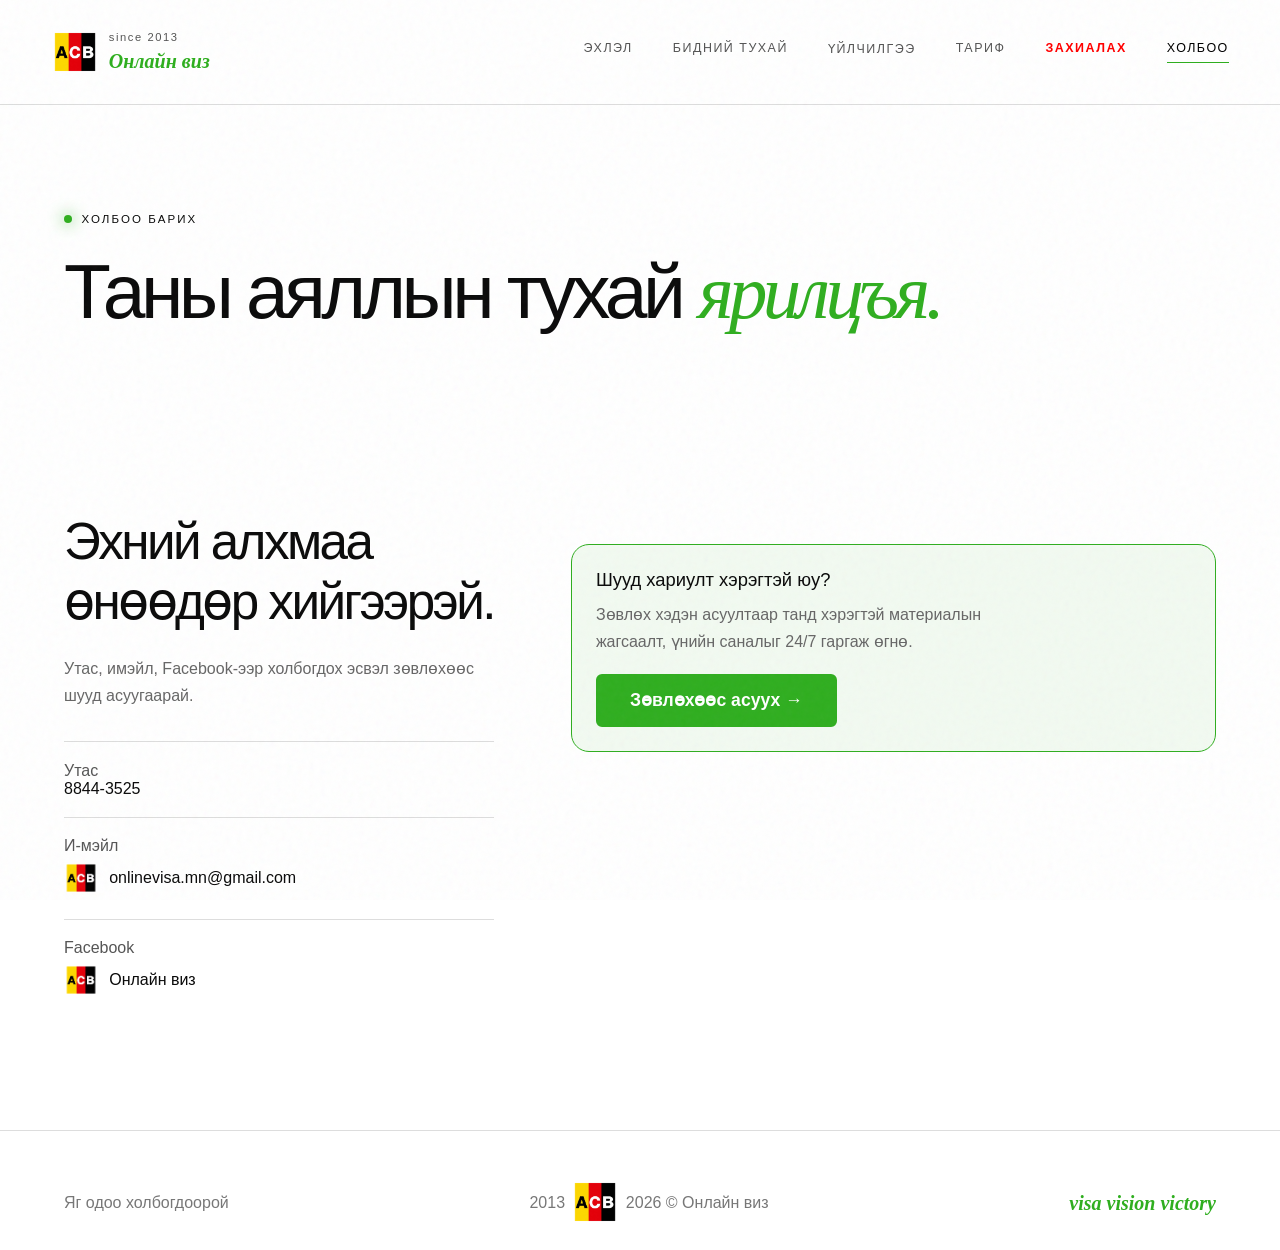
<file: contact.html>
<!doctype html>
<html lang="mn">
<head>
  <meta charset="utf-8">
  <meta name="viewport" content="width=device-width,initial-scale=1">
  <title>Холбоо — Visa Vision Victory</title><link rel="icon" type="image/png" href="assets/favicon.png">
  <link rel="stylesheet" href="styles.css">
  <style>.contact-account{display:inline-flex;align-items:center;gap:.7rem;margin-top:.4rem}.contact-account-logo{width:34px;height:34px;object-fit:contain;transition:.25s}.contact-account:hover .contact-account-logo{transform:scale(1.08)}.ai-box{align-self:start;margin-top:2rem;padding:1.5rem;border:1px solid var(--lime);border-radius:18px;background:#2fae1f10}.ai-title{font-size:1.15rem;margin-bottom:.6rem}.ai-box .section-copy{margin-bottom:1.2rem}.ai-box .btn{background:var(--lime);border-color:var(--lime)}</style>
</head>
<body>
  <div class="noise"></div>
  <header class="site-header">
    <a class="brand" href="index.html"><img class="brand-logo" src="assets/acb-logo.png" alt="ACB лого"><span class="brand-text"><span class="brand-since">since 2013</span><span class="brand-name">Онлайн виз</span></span></a>
    <button class="menu-btn" aria-label="Цэс">☰</button>
    <nav class="nav"><a href="index.html">Эхлэл</a><a href="about.html">Бидний тухай</a><a href="services.html">Үйлчилгээ</a><a href="pricing.html">Тариф</a><a  href="/zahialga.html" style="display:inline-block; color:red; font-weight:600;">Захиалах</a><a class="active" href="contact.html">Холбоо</a></nav>
  </header>
  <main class="page">
    <section class="page-intro reveal">
      <p class="eyebrow"><span class="dot"></span>Холбоо барих</p>
      <h1>Таны аяллын тухай <span class="accent">ярилцъя.</span></h1>
    </section>
    <section class="section contact-grid reveal">
      <div>
        <h2>Эхний алхмаа өнөөдөр хийгээрэй.</h2>
        <p class="section-copy" style="margin-top:1.5rem">Утас, имэйл, Facebook-ээр холбогдох эсвэл зөвлөхөөс шууд асуугаарай.</p>
        <ul class="contact-list">
          <li>Утас<br><a href="tel:+97688443525">8844-3525</a></li>
          <li>И-мэйл<br><a class="contact-account" href="mailto:onlinevisa.mn@gmail.com"><img class="contact-account-logo" src="assets/acb-logo.png" alt="Онлайн виз 14 жил лого"><span>onlinevisa.mn@gmail.com</span></a></li>
          <li>Facebook<br><a class="contact-account" href="https://www.facebook.com/profile.php?id=61594742131099" target="_blank" rel="noopener noreferrer" aria-label="Онлайн виз Facebook хуудас"><img class="contact-account-logo" src="assets/acb-logo.png" alt="Онлайн виз 14 жил лого"><span>Онлайн виз</span></a></li>
        </ul>
      </div>
      <div class="ai-box">
        <p class="ai-title">Шууд хариулт хэрэгтэй юу?</p>
        <p class="section-copy">Зөвлөх хэдэн асуултаар танд хэрэгтэй материалын жагсаалт, үнийн саналыг 24/7 гаргаж өгнө.</p>
        <a class="btn" href="/zovlogoo.html">Зөвлөхөөс асуух →</a>
      </div>
    </section>
  </main>
  <footer class="site-footer"><div class="footer-row"><p>Яг одоо холбогдоорой</p><p class="footer-copy">2013 <img class="footer-logo" src="assets/acb-logo.png" alt="ACB лого"> 2026 © Онлайн виз</p><div class="footer-brand">visa vision victory</div></div></footer>
  <script src="app.js"></script>
</body>
</html>
</file>
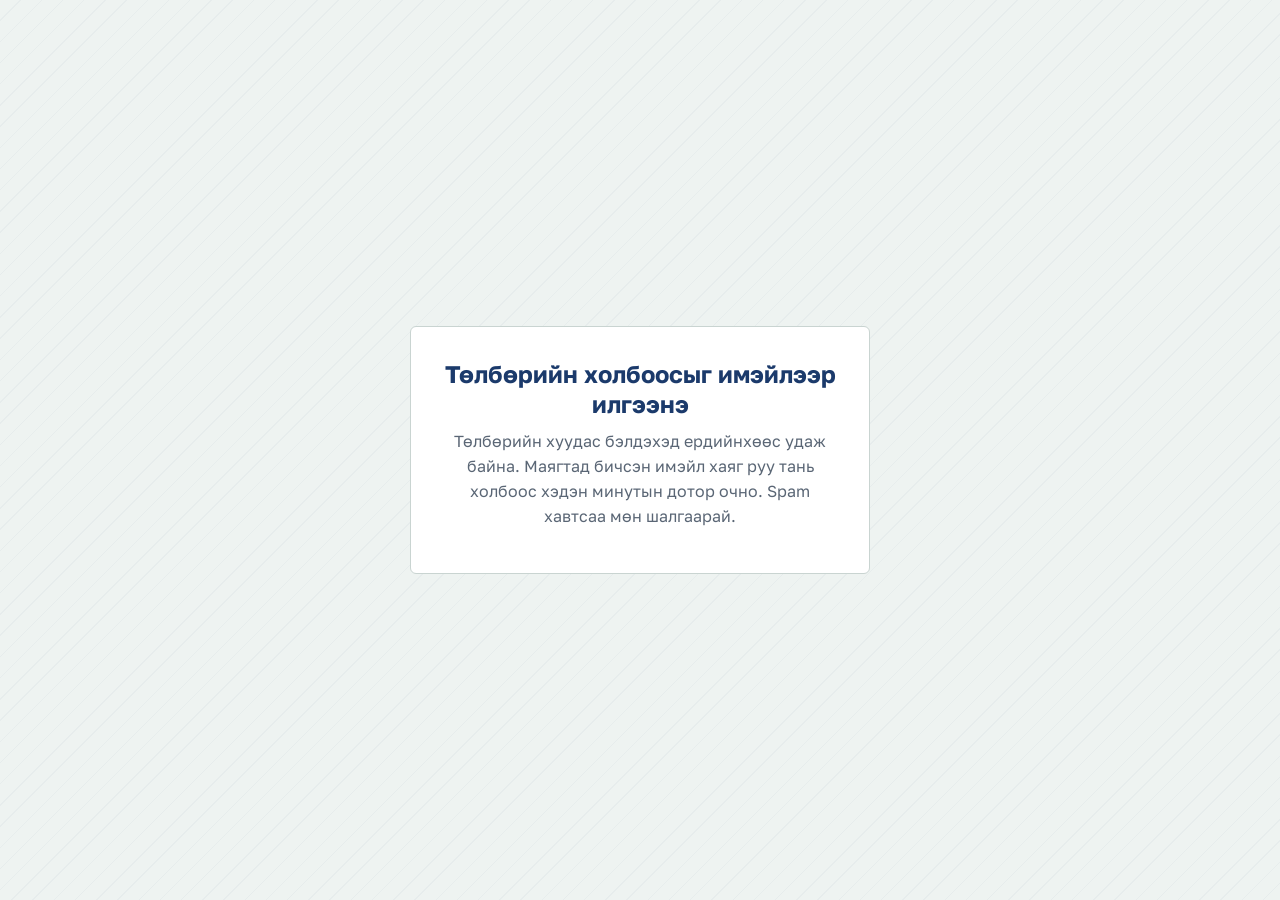
<file: pay.html>
<!DOCTYPE html>
<html lang="mn">
<head>
<meta charset="UTF-8">
<meta name="viewport" content="width=device-width, initial-scale=1">
<meta name="robots" content="noindex">
<title>Төлбөр – onlinevisa.mn</title><link rel="icon" type="image/png" href="assets/favicon.png">
<link rel="preconnect" href="https://fonts.googleapis.com">
<link rel="preconnect" href="https://fonts.gstatic.com" crossorigin>
<link href="https://fonts.googleapis.com/css2?family=Golos+Text:wght@400;500;600;700&display=swap" rel="stylesheet">
<style>
  :root {
    --paper: #EEF3F1; --sheet: #FFFFFF; --ink: #1B3A6B; --text: #1A2230;
    --muted: #5A6675; --line: #C9D4D1; --stamp: #B23A2E;
  }
  * { box-sizing: border-box; }
  body {
    margin: 0;
    font-family: "Golos Text", system-ui, -apple-system, "Segoe UI", sans-serif;
    font-size: 16px; line-height: 1.55; color: var(--text);
    background:
      repeating-linear-gradient(135deg, transparent 0 14px, rgba(27,58,107,.035) 14px 15px),
      var(--paper);
    min-height: 100vh; display: grid; place-items: center; padding: 20px;
  }
  .sheet {
    background: var(--sheet); border: 1px solid var(--line); border-radius: 6px;
    padding: 32px 28px; max-width: 460px; width: 100%; text-align: center;
  }
  h1 { font-size: 1.5rem; color: var(--ink); margin: 0 0 10px; line-height: 1.25; }
  p { margin: 0 0 12px; color: var(--muted); }
  .stamp {
    display: inline-block; border: 3px double var(--stamp); color: var(--stamp);
    border-radius: 10px; padding: 10px 22px; margin: 8px 0 18px; transform: rotate(-3deg);
  }
  .stamp .amount { font-size: 1.8rem; font-weight: 700; line-height: 1.1; }
  .stamp .order { font-size: .9rem; }
  .dots::after { content: ""; animation: dots 1.4s steps(4) infinite; }
  @keyframes dots { 0% { content: ""; } 25% { content: "."; } 50% { content: ".."; } 75% { content: "..."; } }
  @media (prefers-reduced-motion: reduce) { .dots::after { animation: none; content: "…"; } }
  .btn {
    display: inline-block; background: var(--ink); color: #fff; text-decoration: none;
    border-radius: 4px; padding: 12px 22px; font-weight: 600; margin-top: 6px;
  }
  .btn:focus-visible { outline: 3px solid rgba(27,58,107,.35); outline-offset: 2px; }
  #ready, #slow { display: none; }
</style>
</head>
<body>
  <main class="sheet">
    <section id="waiting">
      <h1>Төлбөрийн хуудсыг бэлдэж байна<span class="dots"></span></h1>
      <p>Хэдэн секунд хүлээнэ үү. Энэ хуудсыг хаах шаардлагагүй.</p>
    </section>

    <section id="ready">
      <h1>Төлбөрийн хуудас руу шилжиж байна</h1>
      <div class="stamp"><div class="amount" id="amount"></div><div class="order" id="order"></div></div>
      <p>Автоматаар шилжихгүй бол доорх товчийг дарна уу.</p>
      <a class="btn" id="payLink" href="#">Төлбөр төлөх</a>
    </section>

    <section id="slow">
      <h1>Төлбөрийн холбоосыг имэйлээр илгээнэ</h1>
      <p>Төлбөрийн хуудас бэлдэхэд ердийнхөөс удаж байна. Маягтад бичсэн имэйл хаяг руу тань холбоос хэдэн минутын дотор очно. Spam хавтсаа мөн шалгаарай.</p>
    </section>
  </main>

<script>
  // ==== Тохиргоо ====
  const N8N_BASE = 'https://amarzaya-khashkhuu.app.n8n.cloud/webhook';
  const POLL_MS = 2000;
  const GIVE_UP_MS = 90 * 1000;

  const ref = new URLSearchParams(location.search).get('ref') || '';
  const started = Date.now();

  function money(n) {
    return Number(n).toString().replace(/\B(?=(\d{3})+(?!\d))/g, ',') + '₮';
  }
  function show(id) {
    ['waiting', 'ready', 'slow'].forEach(s => document.getElementById(s).style.display = s === id ? 'block' : 'none');
  }

  async function poll() {
    if (!/^[A-Z0-9]{8,32}$/.test(ref)) { show('slow'); return; }
    if (Date.now() - started > GIVE_UP_MS) { show('slow'); return; }
    try {
      const res = await fetch(`${N8N_BASE}/checkout-url?ref=${encodeURIComponent(ref)}`);
      if (res.ok) {
        const data = await res.json();
        if (data.status === 'ready' && /^https:\/\//.test(data.checkout_url || '')) {
          document.getElementById('amount').textContent = money(data.total);
          document.getElementById('order').textContent = data.order_no;
          document.getElementById('payLink').href = data.checkout_url;
          show('ready');
          setTimeout(() => location.assign(data.checkout_url), 1500);
          return;
        }
      }
    } catch (e) { /* түр алдаа – дахин оролдоно */ }
    setTimeout(poll, POLL_MS);
  }

  poll();
</script>
</body>
</html>
</file>
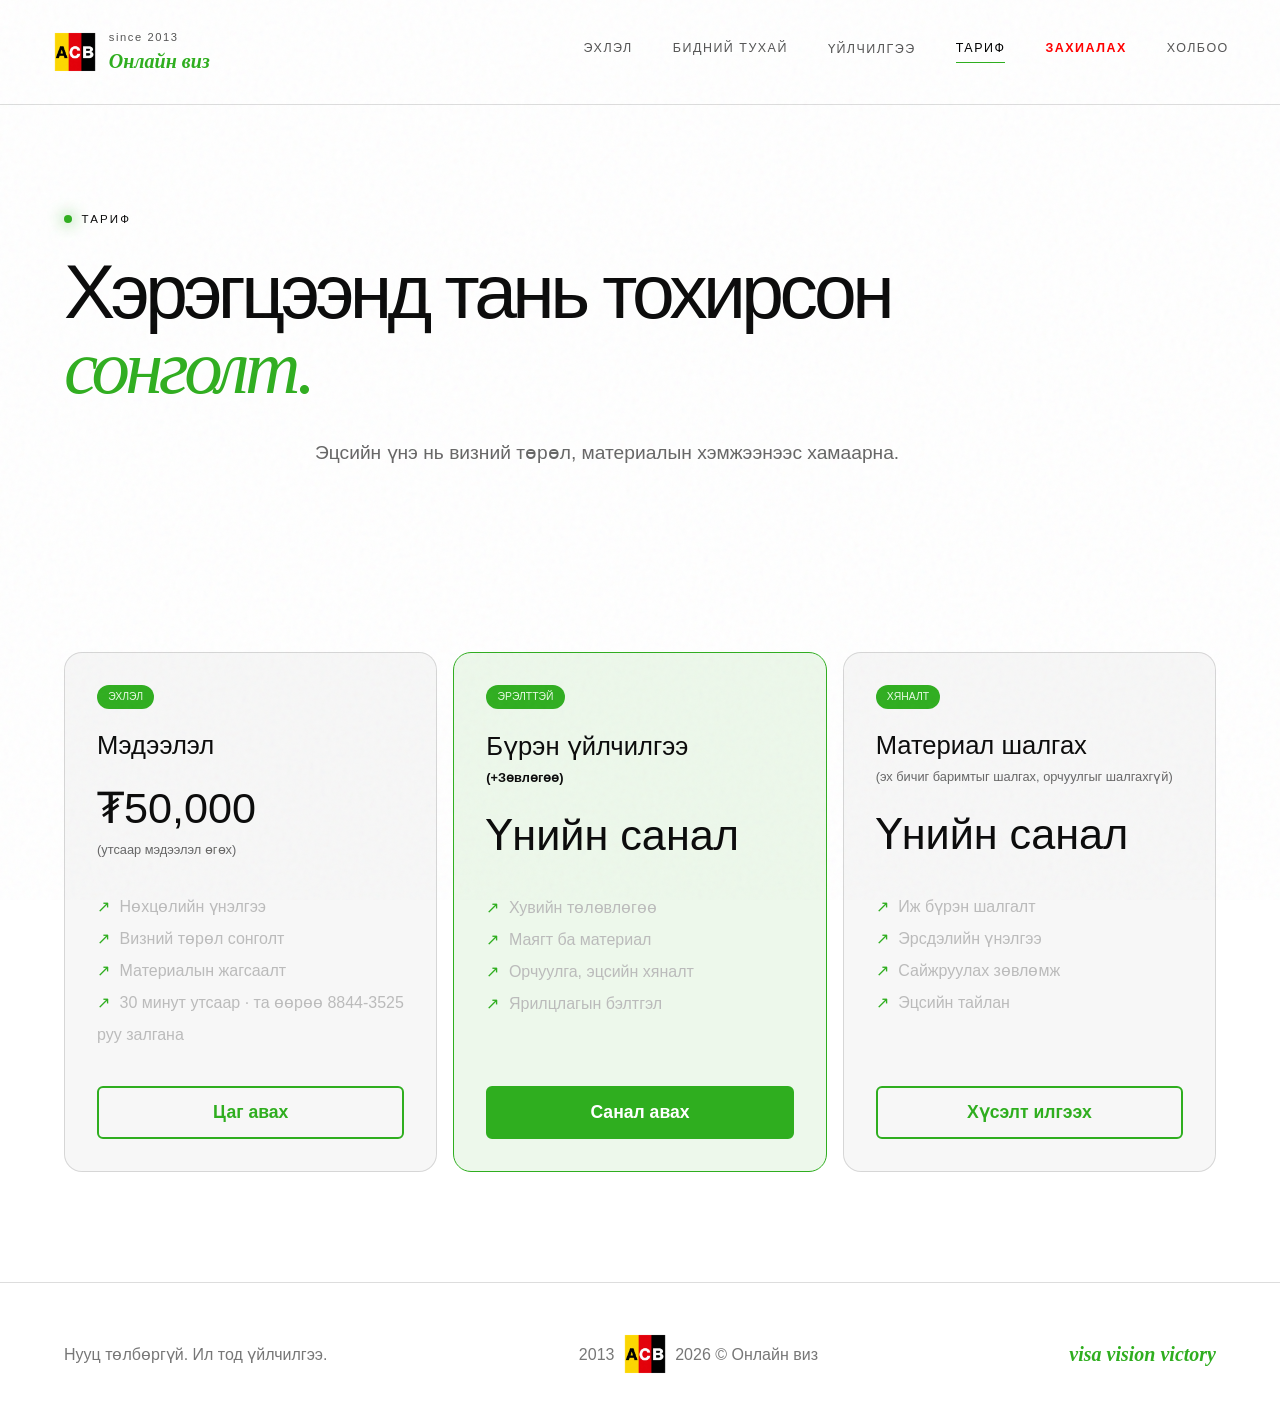
<file: pricing.html>
<!doctype html><html lang="mn"><head><meta charset="utf-8"><meta name="viewport" content="width=device-width,initial-scale=1"><title>Тариф — Visa Vision Victory</title><link rel="icon" type="image/png" href="assets/favicon.png"><link rel="stylesheet" href="styles.css"></head><body><div class="noise"></div><header class="site-header"><a class="brand" href="index.html"><img class="brand-logo" src="assets/acb-logo.png" alt="ACB лого"><span class="brand-text"><span class="brand-since">since 2013</span><span class="brand-name">Онлайн виз</span></span></a><button class="menu-btn">☰</button><nav class="nav"><a href="index.html">Эхлэл</a><a href="about.html">Бидний тухай</a><a href="services.html">Үйлчилгээ</a><a class="active" href="pricing.html">Тариф</a><a href="/zahialga.html" style="display:inline-block; color:red; font-weight:600;">Захиалах</a><a href="contact.html">Холбоо</a></nav></header><main class="page"><section class="page-intro reveal"><p class="eyebrow"><span class="dot"></span>Тариф</p><h1>Хэрэгцээнд тань тохирсон <span class="accent">сонголт.</span></h1><p class="lead">Эцсийн үнэ нь визний төрөл, материалын хэмжээнээс хамаарна.</p></section><section class="section reveal"><div class="pricing-grid"><article class="price-card"><span class="badge">Эхлэл</span><h3>Мэдээлэл</h3><p class="price">₮50,000<small class="h3-note">(утсаар мэдээлэл өгөх)</small></p><ul class="features"><li>Нөхцөлийн үнэлгээ</li><li>Визний төрөл сонголт</li><li>Материалын жагсаалт</li><li>30 минут утсаар · та өөрөө 8844-3525 руу залгана</li></ul><a class="btn secondary" href="/cag.html">Цаг авах</a></article><article class="price-card featured"><span class="badge">Эрэлттэй</span><h3>Бүрэн үйлчилгээ<small class="h3-note strong">(+Зөвлөгөө)</small></h3><p class="price">Үнийн санал</p><ul class="features"><li>Хувийн төлөвлөгөө</li><li>Маягт ба материал</li><li>Орчуулга, эцсийн хяналт</li><li>Ярилцлагын бэлтгэл</li></ul><a class="btn" href="/zovlogoo.html">Санал авах</a></article><article class="price-card"><span class="badge">Хяналт</span><h3>Материал шалгах<small class="h3-note">(эх бичиг баримтыг шалгах, орчуулгыг шалгахгүй)</small></h3><p class="price">Үнийн санал</p><ul class="features"><li>Иж бүрэн шалгалт</li><li>Эрсдэлийн үнэлгээ</li><li>Сайжруулах зөвлөмж</li><li>Эцсийн тайлан</li></ul><a class="btn secondary" href="contact.html">Хүсэлт илгээх</a></article></div></section></main><footer class="site-footer"><div class="footer-row"><p>Нууц төлбөргүй. Ил тод үйлчилгээ.</p><p class="footer-copy">2013 <img class="footer-logo" src="assets/acb-logo.png" alt="ACB лого"> 2026 © Онлайн виз</p><div class="footer-brand">visa vision victory</div></div></footer><script src="app.js"></script></body></html>
</file>
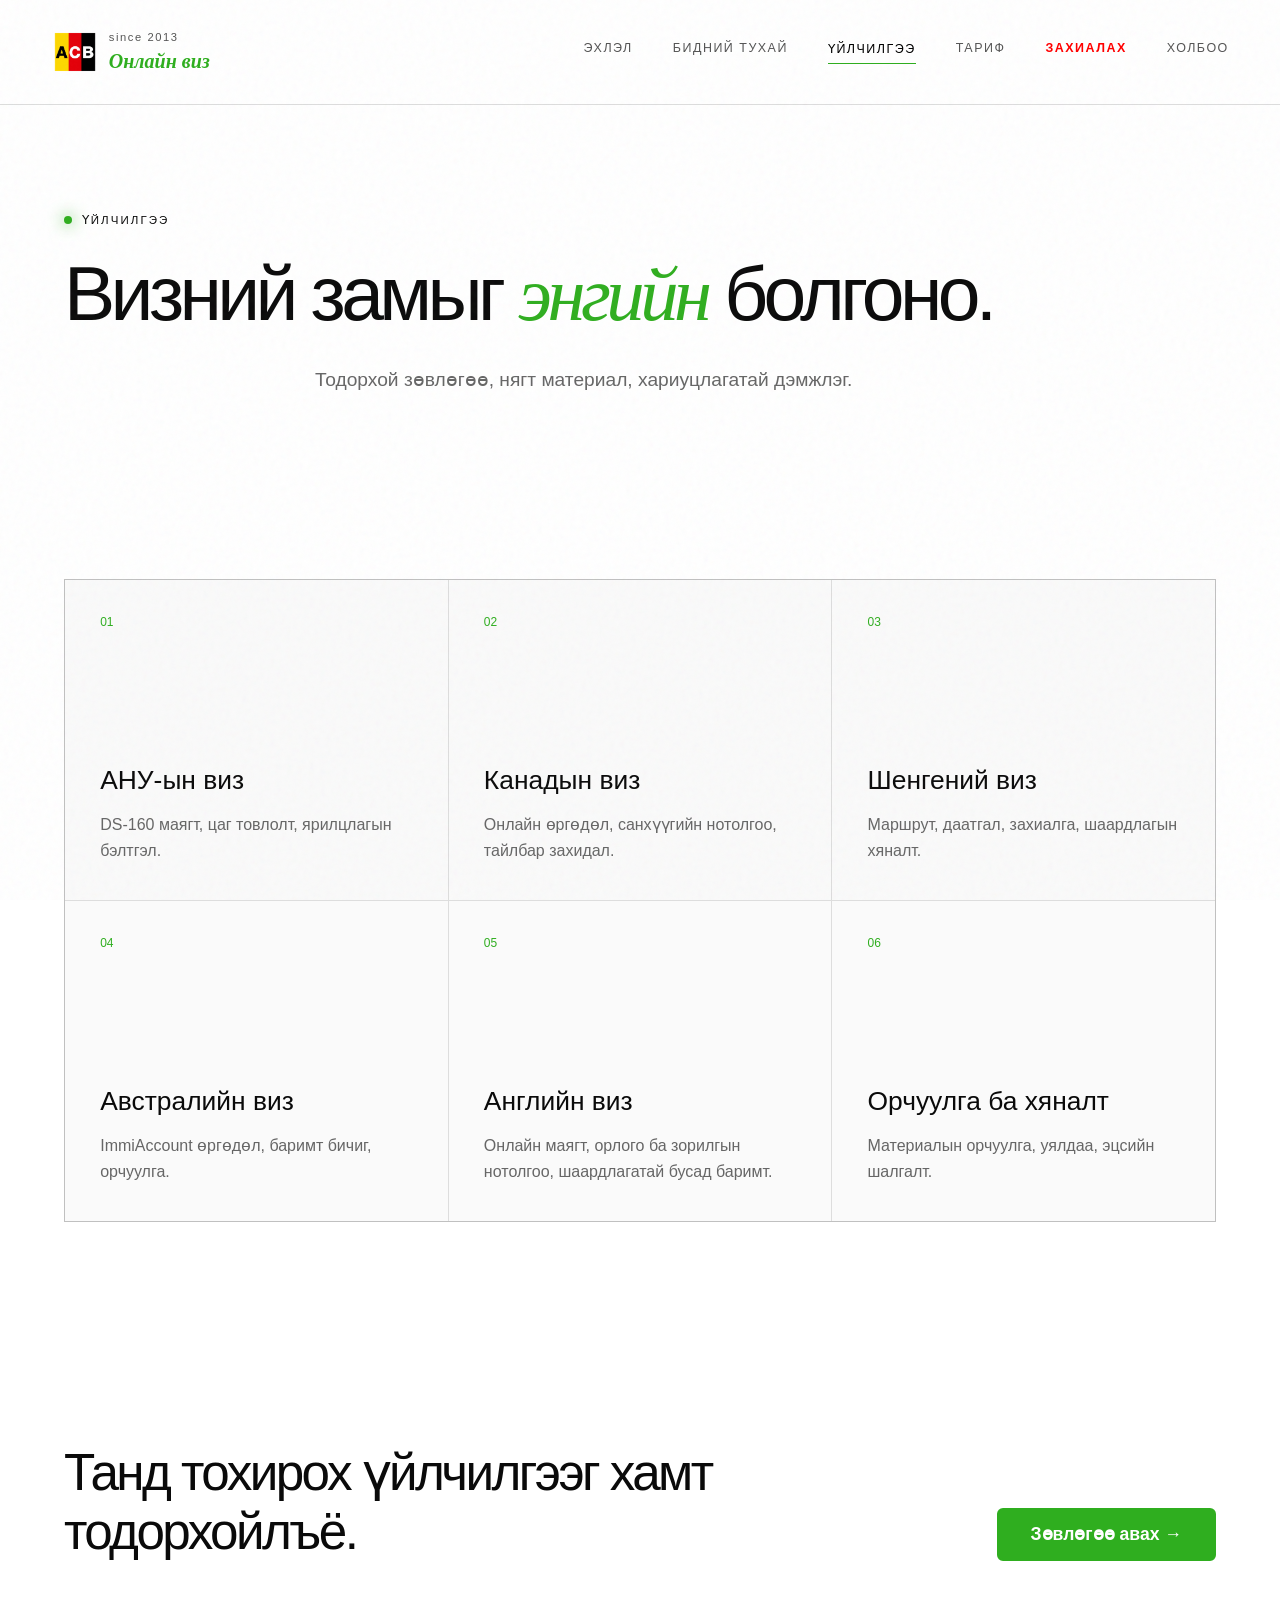
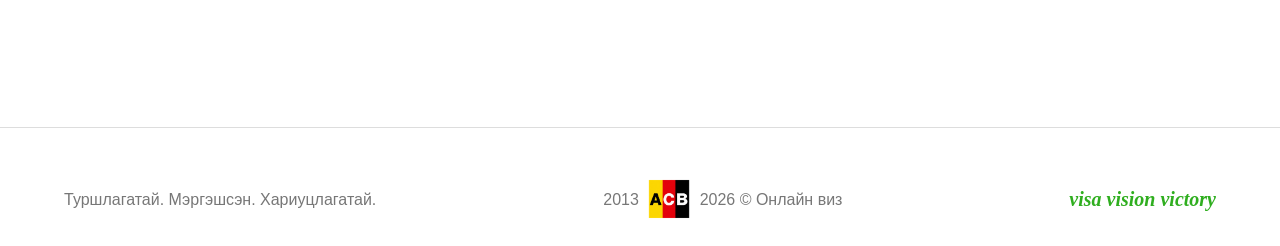
<file: services.html>
<!doctype html><html lang="mn"><head><meta charset="utf-8"><meta name="viewport" content="width=device-width,initial-scale=1"><title>Үйлчилгээ — Visa Vision Victory</title><link rel="icon" type="image/png" href="assets/favicon.png"><link rel="stylesheet" href="styles.css"></head><body><div class="noise"></div><header class="site-header"><a class="brand" href="index.html"><img class="brand-logo" src="assets/acb-logo.png" alt="ACB лого"><span class="brand-text"><span class="brand-since">since 2013</span><span class="brand-name">Онлайн виз</span></span></a><button class="menu-btn">☰</button><nav class="nav"><a href="index.html">Эхлэл</a><a href="about.html">Бидний тухай</a><a class="active" href="services.html">Үйлчилгээ</a><a href="pricing.html">Тариф</a><a    href="/zahialga.html" style="display:inline-block; color:red; font-weight:600;">Захиалах</a><a href="contact.html">Холбоо</a></nav></header><main class="page"><section class="page-intro reveal"><p class="eyebrow"><span class="dot"></span>Үйлчилгээ</p><h1>Визний замыг <span class="accent">энгийн</span> болгоно.</h1><p class="lead">Тодорхой зөвлөгөө, нягт материал, хариуцлагатай дэмжлэг.</p></section><section class="section reveal"><div class="grid"><article class="card"><span class="card-index">01</span><h3>АНУ-ын виз</h3><p>DS-160 маягт, цаг товлолт, ярилцлагын бэлтгэл.</p></article><article class="card"><span class="card-index">02</span><h3>Канадын виз</h3><p>Онлайн өргөдөл, санхүүгийн нотолгоо, тайлбар захидал.</p></article><article class="card"><span class="card-index">03</span><h3>Шенгений виз</h3><p>Маршрут, даатгал, захиалга, шаардлагын хяналт.</p></article><article class="card"><span class="card-index">04</span><h3>Австралийн виз</h3><p>ImmiAccount өргөдөл, баримт бичиг, орчуулга.</p></article><article class="card"><span class="card-index">05</span><h3>Английн виз</h3><p>Онлайн маягт, орлого ба зорилгын нотолгоо, шаардлагатай бусад баримт.</p></article><article class="card"><span class="card-index">06</span><h3>Орчуулга ба хяналт</h3><p>Материалын орчуулга, уялдаа, эцсийн шалгалт.</p></article></div></section><section class="section reveal"><div class="section-head"><h2>Танд тохирох үйлчилгээг хамт тодорхойлъё.</h2><a class="btn" href="/zovlogoo.html">Зөвлөгөө авах →</a></div></section></main><footer class="site-footer"><div class="footer-row"><p>Туршлагатай. Мэргэшсэн. Хариуцлагатай.</p><p class="footer-copy">2013 <img class="footer-logo" src="assets/acb-logo.png" alt="ACB лого"> 2026 © Онлайн виз</p><div class="footer-brand">visa vision victory</div></div></footer><script src="app.js"></script></body></html>
</file>
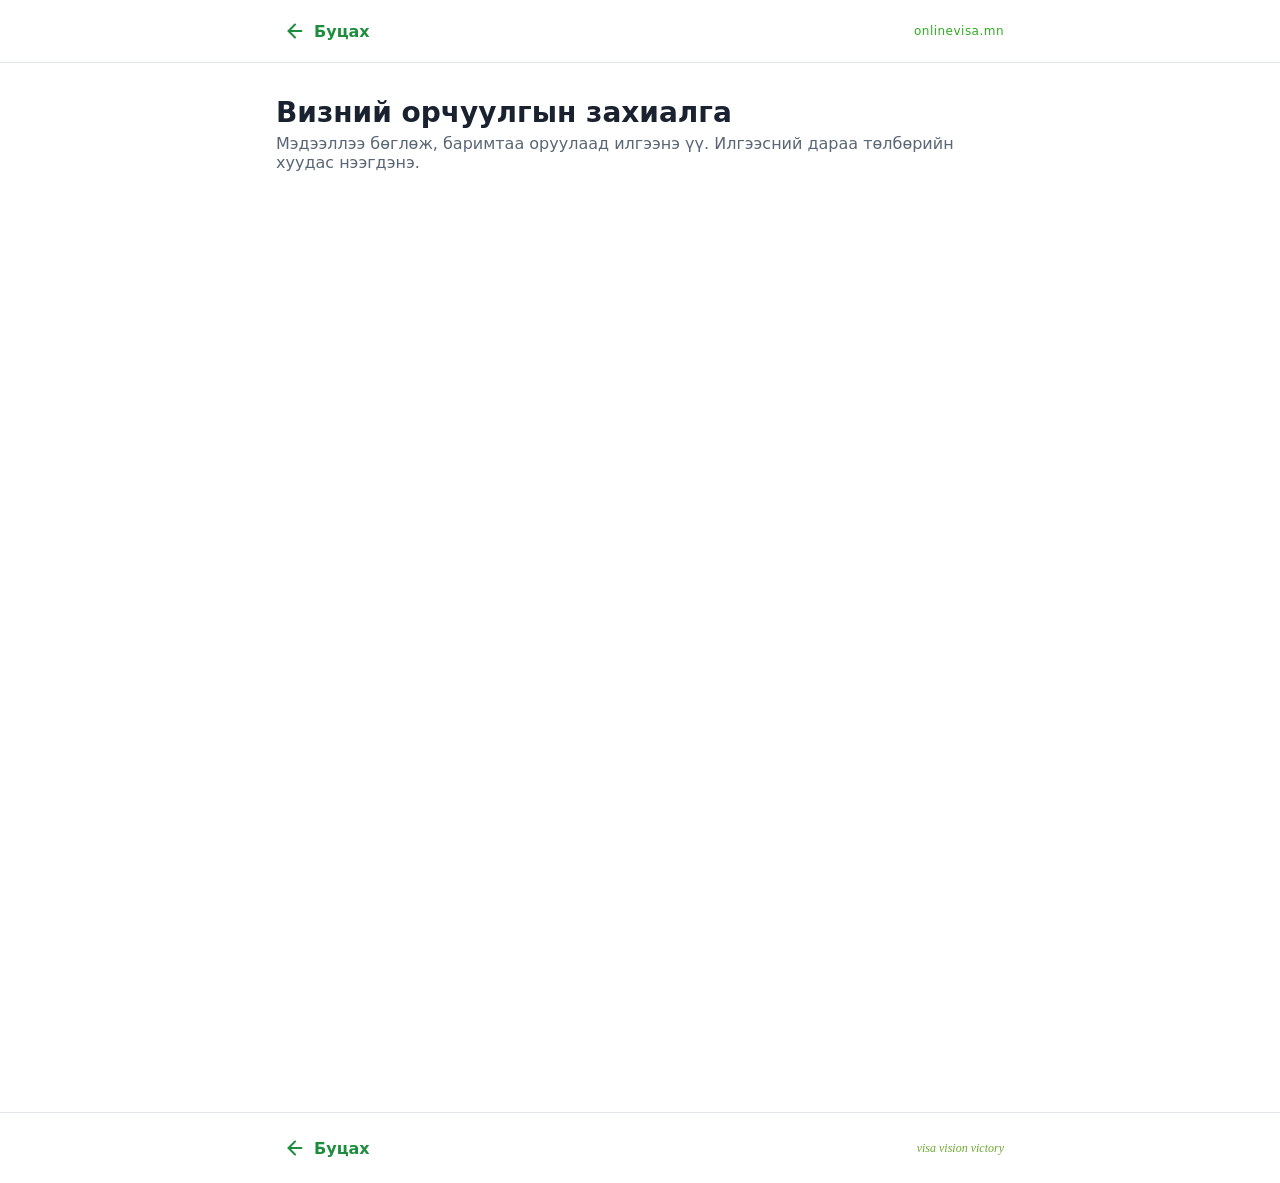
<file: zahialga.html>
<!DOCTYPE html>
<html lang="mn">
<head>
<meta charset="UTF-8">
<meta name="viewport" content="width=device-width, initial-scale=1">
<title>Визний орчуулгын захиалга – onlinevisa.mn</title>
<meta name="description" content="Визний баримт бичгийн орчуулгын захиалга өгөх">
<style>
  :root {
    --bg: #FFFFFF;
    --green: #1E8E3E;        /* Буцах товчны өнгө */
    --green-hover: #E8F5EC;
    --lime: #2FAE1F;         /* сайтын --lime (01/ЗӨВЛӨГӨӨ, VISA VISION VICTORY) */
    --text: #1A2230;
    --muted: #5A6675;
    --line: #E3E8EE;
  }
  * { box-sizing: border-box; }
  body {
    margin: 0;
    background: var(--bg);
    color: var(--text);
    font-family: system-ui, -apple-system, "Segoe UI", Roboto, sans-serif;
  }

  /* Дээд хэсэг: зөвхөн сайтын нэр */
  header { border-bottom: 1px solid var(--line); }
  .bar {
    max-width: 760px;
    margin: 0 auto;
    padding: 12px 16px;
    display: flex;
    align-items: center;
    gap: 12px;
  }
  .site {
    margin-left: auto;
    color: var(--lime);
    font-weight: 500;
    font-size: .75rem;
    letter-spacing: .04em;
    text-decoration: none;
  }

  main {
    max-width: 760px;
    margin: 0 auto;
    padding: 24px 16px 24px;
  }
  h1 {
    font-size: 1.75rem;
    line-height: 1.25;
    margin: 8px 0 4px;
    color: var(--text);
  }
  .lead { color: var(--muted); margin: 0 0 16px; }
  iframe { display: block; border: 0; width: 100%; }

  /* Доод хэсэг: Буцах + VISA VISION VICTORY */
  footer { border-top: 1px solid var(--line); }
  .foot {
    max-width: 760px;
    margin: 0 auto;
    padding: 16px;
    display: flex;
    align-items: center;
    justify-content: space-between;
    gap: 12px;
    flex-wrap: wrap;
  }
  .back {
    display: inline-flex;
    align-items: center;
    gap: 8px;
    color: var(--green);
    text-decoration: none;
    font-weight: 700;
    font-size: 1rem;
    padding: 8px 12px 8px 8px;
    border-radius: 6px;
  }
  .back:hover { background: var(--green-hover); }
  .back:focus-visible { outline: 3px solid rgba(30,142,62,.35); outline-offset: 2px; }
  .back svg { width: 22px; height: 22px; }
  .slogan {
    /* "амжилт" шиг: налуу serif бичиг */
    color: #6FA931;
    font-family: Georgia, "Times New Roman", serif;
    font-style: italic;
    font-weight: 400;
    font-size: .75rem;   /* onlinevisa.mn-тэй ижил */
    line-height: 1.2;
    text-decoration: none;
  }
</style>
</head>
<body>
  <header>
    <div class="bar">
      <a class="back" href="/" aria-label="Нүүр хуудас руу буцах">
        <svg viewBox="0 0 24 24" fill="none" stroke="currentColor" stroke-width="2.2" stroke-linecap="round" stroke-linejoin="round" aria-hidden="true">
          <path d="M19 12H5"/><path d="M12 19l-7-7 7-7"/>
        </svg>
        Буцах
      </a>
      <a class="site" href="/">onlinevisa.mn</a>
    </div>
  </header>

  <main>
    <h1>Визний орчуулгын захиалга</h1>
    <p class="lead">Мэдээллээ бөглөж, баримтаа оруулаад илгээнэ үү. Илгээсний дараа төлбөрийн хуудас нээгдэнэ.</p>

    <!-- Tally маягт (yPWaPx). Гарчгийг дээр харуулсан тул маягтын гарчгийг нуусан. -->
    <iframe
      data-tally-src="https://tally.so/embed/yPWaPx?alignLeft=1&hideTitle=1&transparentBackground=1&dynamicHeight=1"
      loading="lazy"
      width="100%"
      height="900"
      title="Визний орчуулгын захиалга"></iframe>
  </main>

  <footer>
    <div class="foot">
      <a class="back" href="/" aria-label="Нүүр хуудас руу буцах">
        <svg viewBox="0 0 24 24" fill="none" stroke="currentColor" stroke-width="2.2" stroke-linecap="round" stroke-linejoin="round" aria-hidden="true">
          <path d="M19 12H5"/><path d="M12 19l-7-7 7-7"/>
        </svg>
        Буцах
      </a>
      <a class="slogan" href="/">visa vision victory</a>
    </div>
  </footer>

  <script>
    // Tally-ийн албан ёсны embed скрипт: маягтын өндрийг автоматаар тааруулна
    var d = document, w = "https://tally.so/widgets/embed.js",
        v = function () {
          if (typeof Tally !== "undefined") { Tally.loadEmbeds(); }
          else {
            d.querySelectorAll("iframe[data-tally-src]:not([src])")
             .forEach(function (e) { e.src = e.dataset.tallySrc; });
          }
        };
    if (typeof Tally !== "undefined") v();
    else if (d.querySelector('script[src="' + w + '"]') == null) {
      var s = d.createElement("script");
      s.src = w; s.onload = v; s.onerror = v;
      d.body.appendChild(s);
    }
  </script>
</body>
</html>
</file>
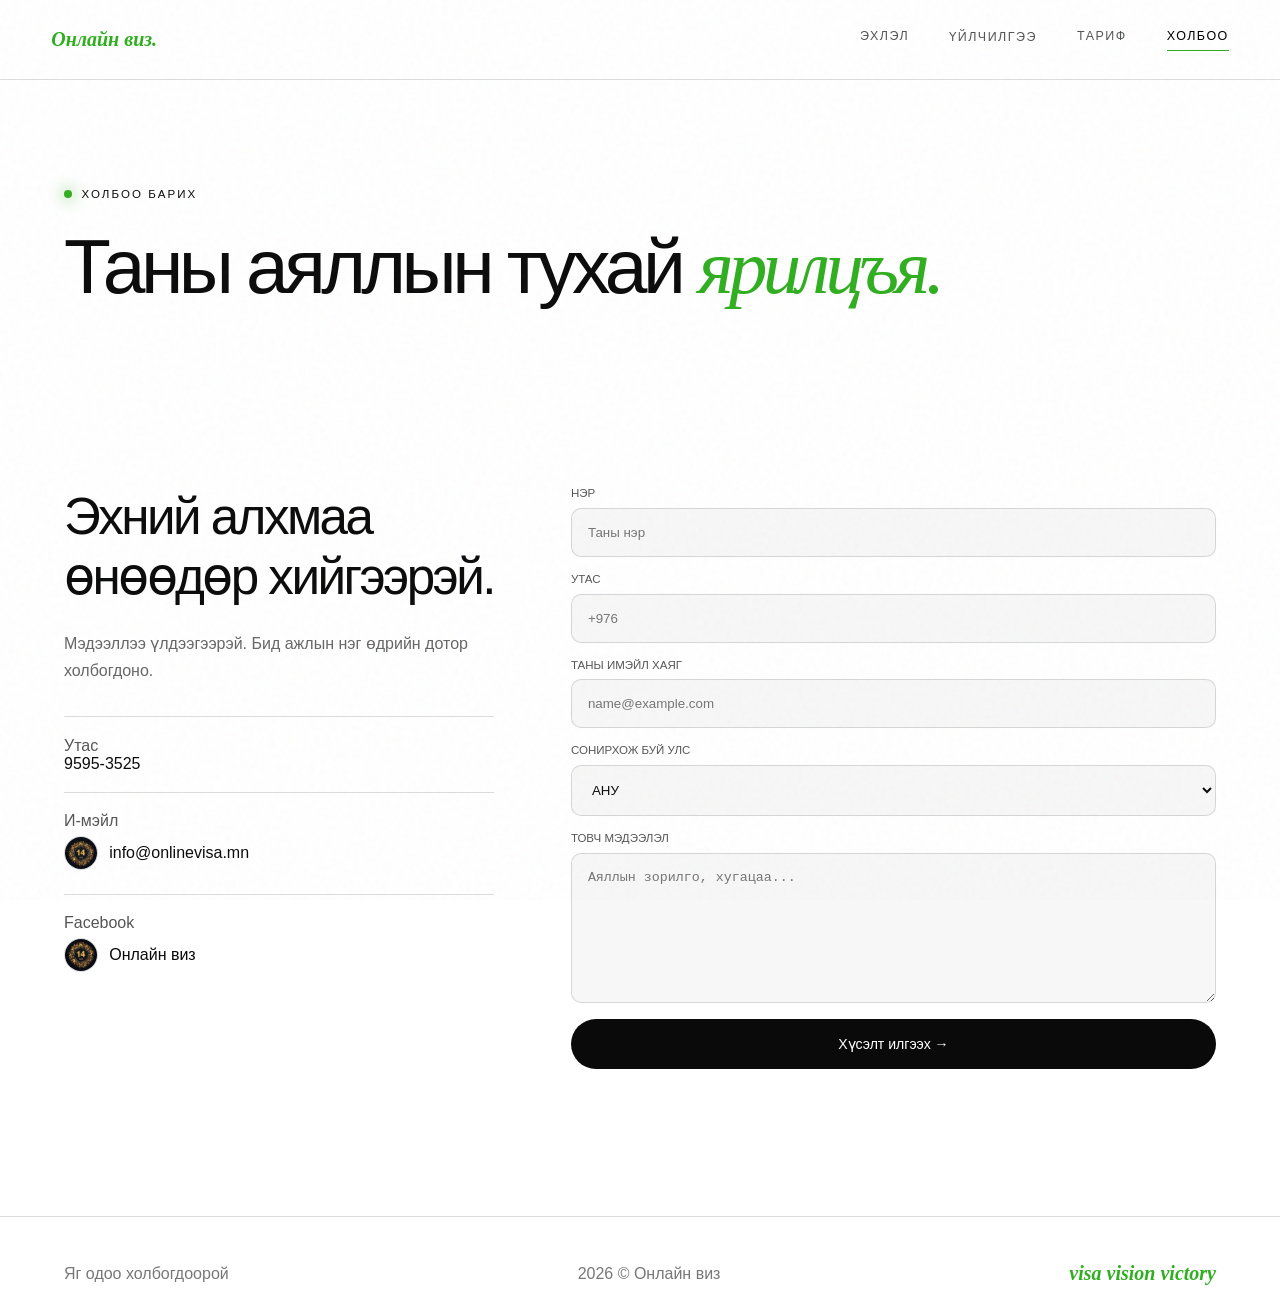
<file: r/contact.html>
<!doctype html>
<html lang="mn">
<head>
  <meta charset="utf-8">
  <meta name="viewport" content="width=device-width,initial-scale=1">
  <title>Холбоо — Visa Vision Victory</title>
  <link rel="stylesheet" href="styles.css">
  <style>.contact-account{display:inline-flex;align-items:center;gap:.7rem;margin-top:.4rem}.contact-account-logo{width:34px;height:34px;border-radius:50%;object-fit:cover;border:1px solid rgba(0,0,0,.15);transition:.25s}.contact-account:hover .contact-account-logo{transform:scale(1.08)}</style>
</head>
<body>
  <div class="noise"></div>
  <header class="site-header">
    <a class="brand" href="index.html">Онлайн виз<span>.</span></a>
    <button class="menu-btn" aria-label="Цэс">☰</button>
    <nav class="nav"><a href="index.html">Эхлэл</a><a href="services.html">Үйлчилгээ</a><a href="pricing.html">Тариф</a><a class="active" href="contact.html">Холбоо</a></nav>
  </header>
  <main class="page">
    <section class="page-intro reveal">
      <p class="eyebrow"><span class="dot"></span>Холбоо барих</p>
      <h1>Таны аяллын тухай <span class="accent">ярилцъя.</span></h1>
    </section>
    <section class="section contact-grid reveal">
      <div>
        <h2>Эхний алхмаа өнөөдөр хийгээрэй.</h2>
        <p class="section-copy" style="margin-top:1.5rem">Мэдээллээ үлдээгээрэй. Бид ажлын нэг өдрийн дотор холбогдоно.</p>
        <ul class="contact-list">
          <li>Утас<br><a href="tel:+97695953525">9595-3525</a></li>
          <li>И-мэйл<br><a class="contact-account" href="mailto:info@onlinevisa.mn"><img class="contact-account-logo" src="assets/acb-contact-logo.jpg" alt="Онлайн виз 14 жил лого"><span>info@onlinevisa.mn</span></a></li>
          <li>Facebook<br><a class="contact-account" href="https://www.facebook.com/profile.php?id=61594742131099" target="_blank" rel="noopener noreferrer" aria-label="Онлайн виз Facebook хуудас"><img class="contact-account-logo" src="assets/acb-contact-logo.jpg" alt="Онлайн виз 14 жил лого"><span>Онлайн виз</span></a></li>
        </ul>
      </div>
      <form class="form" id="contact-form">
        <div class="field"><label for="name">Нэр</label><input id="name" name="name" autocomplete="name" required placeholder="Таны нэр"></div>
        <div class="field"><label for="phone">Утас</label><input id="phone" name="phone" type="tel" autocomplete="tel" required placeholder="+976"></div>
        <div class="field"><label for="email">Таны имэйл хаяг</label><input id="email" name="email" type="email" autocomplete="email" required placeholder="name@example.com"></div>
        <div class="field"><label for="country">Сонирхож буй улс</label><select id="country" name="country"><option>АНУ</option><option>Канад</option><option>Шенген</option><option>Австрали</option><option>Англи</option></select></div>
        <div class="field"><label for="message">Товч мэдээлэл</label><textarea id="message" name="message" placeholder="Аяллын зорилго, хугацаа..."></textarea></div>
        <button class="btn" type="submit">Хүсэлт илгээх →</button>
        <p class="form-status" role="status" aria-live="polite"></p>
      </form>
    </section>
  </main>
  <footer class="site-footer"><div class="footer-row"><p>Яг одоо холбогдоорой</p><p>2026 © Онлайн виз</p><div class="footer-brand">visa vision victory</div></div></footer>
  <script src="app.js"></script>
</body>
</html>
</file>
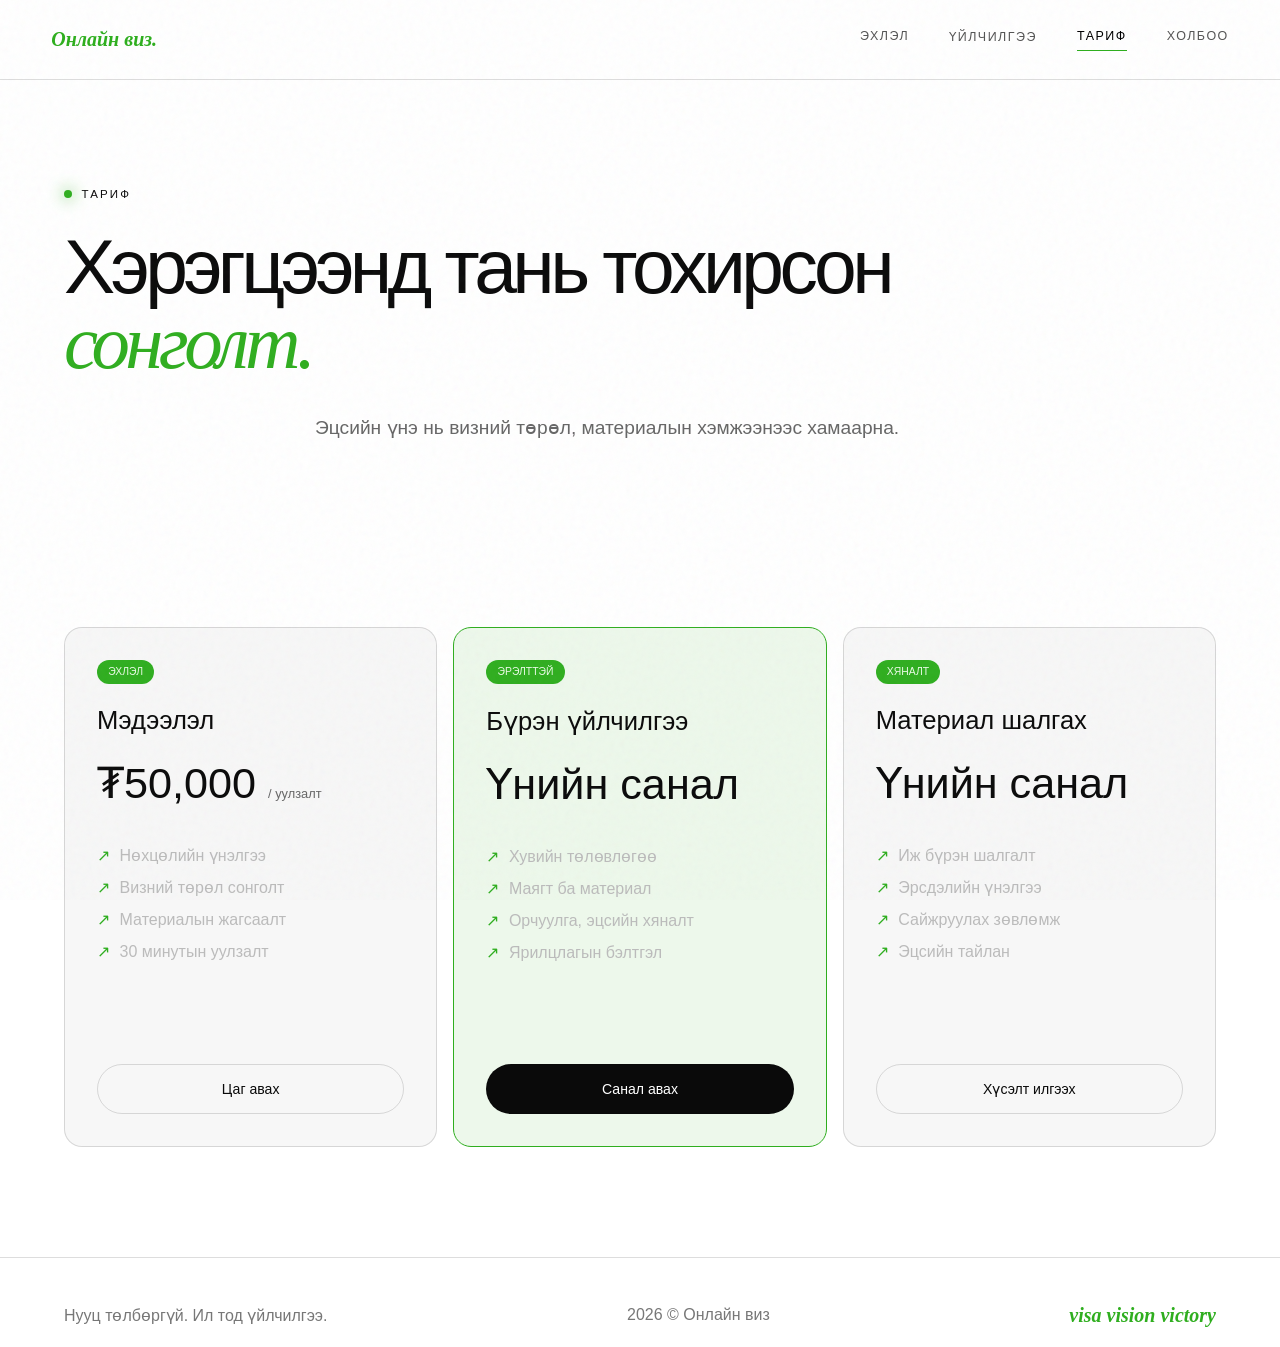
<file: r/pricing.html>
<!doctype html><html lang="mn"><head><meta charset="utf-8"><meta name="viewport" content="width=device-width,initial-scale=1"><title>Тариф — Visa Vision Victory</title><link rel="stylesheet" href="styles.css"></head><body><div class="noise"></div><header class="site-header"><a class="brand" href="index.html">Онлайн виз<span>.</span></a><button class="menu-btn">☰</button><nav class="nav"><a href="index.html">Эхлэл</a><a href="services.html">Үйлчилгээ</a><a class="active" href="pricing.html">Тариф</a><a href="contact.html">Холбоо</a></nav></header><main class="page"><section class="page-intro reveal"><p class="eyebrow"><span class="dot"></span>Тариф</p><h1>Хэрэгцээнд тань тохирсон <span class="accent">сонголт.</span></h1><p class="lead">Эцсийн үнэ нь визний төрөл, материалын хэмжээнээс хамаарна.</p></section><section class="section reveal"><div class="pricing-grid"><article class="price-card"><span class="badge">Эхлэл</span><h3>Мэдээлэл</h3><p class="price">₮50,000 <small>/ уулзалт</small></p><ul class="features"><li>Нөхцөлийн үнэлгээ</li><li>Визний төрөл сонголт</li><li>Материалын жагсаалт</li><li>30 минутын уулзалт</li></ul><a class="btn secondary" href="contact.html">Цаг авах</a></article><article class="price-card featured"><span class="badge">Эрэлттэй</span><h3>Бүрэн үйлчилгээ</h3><p class="price">Үнийн санал</p><ul class="features"><li>Хувийн төлөвлөгөө</li><li>Маягт ба материал</li><li>Орчуулга, эцсийн хяналт</li><li>Ярилцлагын бэлтгэл</li></ul><a class="btn" href="contact.html">Санал авах</a></article><article class="price-card"><span class="badge">Хяналт</span><h3>Материал шалгах</h3><p class="price">Үнийн санал</p><ul class="features"><li>Иж бүрэн шалгалт</li><li>Эрсдэлийн үнэлгээ</li><li>Сайжруулах зөвлөмж</li><li>Эцсийн тайлан</li></ul><a class="btn secondary" href="contact.html">Хүсэлт илгээх</a></article></div></section></main><footer class="site-footer"><div class="footer-row"><p>Нууц төлбөргүй. Ил тод үйлчилгээ.</p><p>2026 © Онлайн виз</p><div class="footer-brand">visa vision victory</div></div></footer><script src="app.js"></script></body></html>
</file>
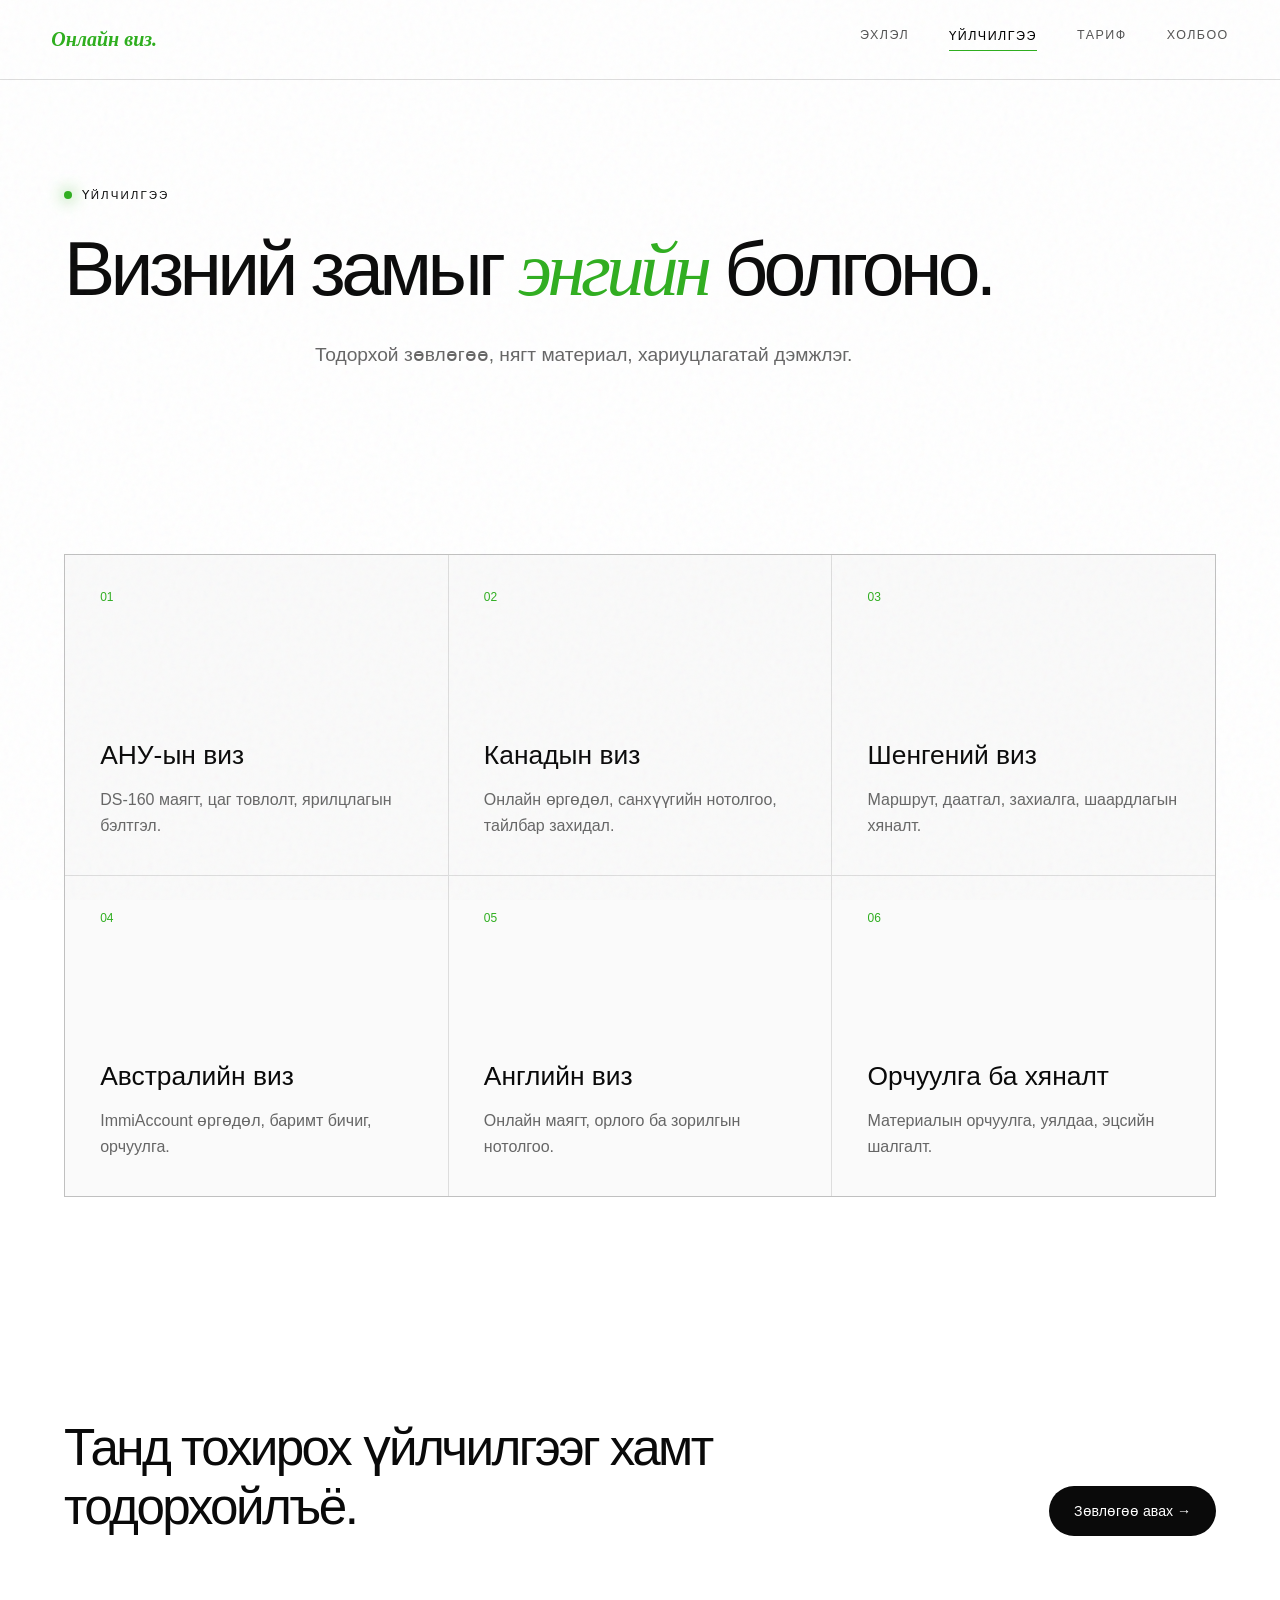
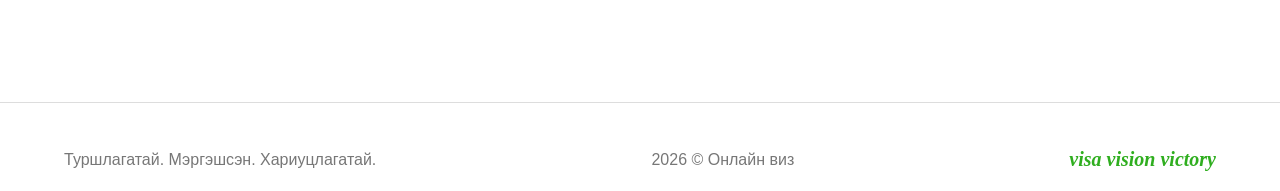
<file: r/services.html>
<!doctype html><html lang="mn"><head><meta charset="utf-8"><meta name="viewport" content="width=device-width,initial-scale=1"><title>Үйлчилгээ — Visa Vision Victory</title><link rel="stylesheet" href="styles.css"></head><body><div class="noise"></div><header class="site-header"><a class="brand" href="index.html">Онлайн виз<span>.</span></a><button class="menu-btn">☰</button><nav class="nav"><a href="index.html">Эхлэл</a><a class="active" href="services.html">Үйлчилгээ</a><a href="pricing.html">Тариф</a><a href="contact.html">Холбоо</a></nav></header><main class="page"><section class="page-intro reveal"><p class="eyebrow"><span class="dot"></span>Үйлчилгээ</p><h1>Визний замыг <span class="accent">энгийн</span> болгоно.</h1><p class="lead">Тодорхой зөвлөгөө, нягт материал, хариуцлагатай дэмжлэг.</p></section><section class="section reveal"><div class="grid"><article class="card"><span class="card-index">01</span><h3>АНУ-ын виз</h3><p>DS-160 маягт, цаг товлолт, ярилцлагын бэлтгэл.</p></article><article class="card"><span class="card-index">02</span><h3>Канадын виз</h3><p>Онлайн өргөдөл, санхүүгийн нотолгоо, тайлбар захидал.</p></article><article class="card"><span class="card-index">03</span><h3>Шенгений виз</h3><p>Маршрут, даатгал, захиалга, шаардлагын хяналт.</p></article><article class="card"><span class="card-index">04</span><h3>Австралийн виз</h3><p>ImmiAccount өргөдөл, баримт бичиг, орчуулга.</p></article><article class="card"><span class="card-index">05</span><h3>Английн виз</h3><p>Онлайн маягт, орлого ба зорилгын нотолгоо.</p></article><article class="card"><span class="card-index">06</span><h3>Орчуулга ба хяналт</h3><p>Материалын орчуулга, уялдаа, эцсийн шалгалт.</p></article></div></section><section class="section reveal"><div class="section-head"><h2>Танд тохирох үйлчилгээг хамт тодорхойлъё.</h2><a class="btn" href="contact.html">Зөвлөгөө авах →</a></div></section></main><footer class="site-footer"><div class="footer-row"><p>Туршлагатай. Мэргэшсэн. Хариуцлагатай.</p><p>2026 © Онлайн виз</p><div class="footer-brand">visa vision victory</div></div></footer><script src="app.js"></script></body></html>
</file>
<file: styles.css>
:root{--bg:#ffffff;--fg:#0a0a0a;--muted:#666;--line:#00000022;--lime:#2fae1f}*{box-sizing:border-box;margin:0;padding:0}html{scroll-behavior:smooth}body{min-height:100vh;background:var(--bg);color:var(--fg);font-family:Arial,sans-serif;overflow-x:hidden}a{color:inherit}.noise{position:fixed;inset:0;pointer-events:none;z-index:10;opacity:.04;background-image:url("data:image/svg+xml,%3Csvg viewBox='0 0 180 180' xmlns='http://www.w3.org/2000/svg'%3E%3Cfilter id='n'%3E%3CfeTurbulence type='fractalNoise' baseFrequency='.9' numOctaves='3'/%3E%3C/filter%3E%3Crect width='100%25' height='100%25' filter='url(%23n)'/%3E%3C/svg%3E")}.site-header{position:relative;z-index:20;display:flex;align-items:center;justify-content:space-between;padding:28px 4vw;border-bottom:1px solid var(--line)}.brand{text-decoration:none;font-family:Georgia,serif;font-style:italic;font-size:1.25rem;font-weight:700;color:var(--lime)}.brand{display:inline-flex;align-items:center;gap:.6rem}.footer-copy{display:inline-flex;align-items:center;gap:.4rem}.footer-logo{height:48px;width:48px;object-fit:contain;display:block;position:relative;top:-1px}.brand-text{display:flex;flex-direction:column;height:48px}.brand .brand-since{display:block;font-family:Arial,sans-serif;font-style:normal;font-weight:400;font-size:.7rem;letter-spacing:.14em;line-height:18px;color:#555;text-transform:lowercase}.brand-name{display:block;line-height:30px}.brand-logo{height:48px;width:48px;object-fit:contain;display:block}.brand span,.accent{color:var(--lime)}.nav{display:flex;gap:2.5rem}.nav a{text-decoration:none;text-transform:uppercase;font-size:.78rem;letter-spacing:.12em;color:#555}.nav a:hover,.nav a.active{color:#000}.nav a.active:after{content:"";display:block;height:1px;background:var(--lime);margin-top:7px}.menu-btn{display:none;background:none;border:0;color:#000;font-size:1.5rem}.page{position:relative;z-index:2}.hero{min-height:76vh;display:grid;align-content:center;justify-items:center;text-align:center;padding:8vh 5vw}.eyebrow{display:flex;align-items:center;gap:.6rem;text-transform:uppercase;letter-spacing:.18em;font-size:.72rem;margin-bottom:1.8rem}.dot{width:8px;height:8px;background:var(--lime);border-radius:50%;box-shadow:0 0 16px var(--lime)}h1{max-width:1050px;font-size:clamp(2.6rem,6vw,6.5rem);font-weight:400;line-height:.98;letter-spacing:-.06em}.accent{font-style:italic;font-family:Georgia,serif}.lead{max-width:650px;color:var(--muted);font-size:clamp(1rem,1.5vw,1.25rem);line-height:1.7;margin:2rem auto 0}.actions{display:flex;gap:1rem;margin-top:2.4rem}.btn{display:inline-flex;align-items:center;justify-content:center;border:2px solid var(--lime);border-radius:6px;padding:14px 32px;text-decoration:none;background:var(--lime);color:#fff;font-size:1.1rem;font-weight:700;line-height:1.2;transition:.25s;cursor:pointer}.btn:hover{transform:translateY(-2px);background:#289a1a;border-color:#289a1a}.btn.secondary{background:transparent;color:var(--lime)}.btn.secondary:hover{background:#2fae1f14;color:#289a1a}.marquee{border-block:1px solid var(--line);padding:1rem;overflow:hidden;color:#777;text-transform:uppercase;letter-spacing:.14em;font-size:.7rem;white-space:nowrap}.marquee span{margin-right:5rem}.section{padding:110px 5vw;max-width:1400px;margin:auto}.section-head{display:flex;justify-content:space-between;align-items:end;gap:2rem;margin-bottom:3.5rem}.section h2{font-size:clamp(2rem,4vw,4.2rem);font-weight:400;letter-spacing:-.05em;max-width:800px}.section-copy{max-width:430px;color:var(--muted);line-height:1.7}.grid{display:grid;grid-template-columns:repeat(3,1fr);gap:1px;background:var(--line);border:1px solid var(--line)}.card{background:#fafafa;padding:2.2rem;min-height:320px;display:flex;flex-direction:column}.card:hover{background:#f1f1f1}.card-index{color:var(--lime);font-size:.75rem}.card h3{font-size:1.65rem;font-weight:400;margin:auto 0 1rem}.home-grid .card{padding-bottom:calc(2.2rem + 1.65rem)}.card p{color:var(--muted);line-height:1.65;min-height:3.3em}.card-link{margin-top:1.6rem;text-decoration:none;font-size:.82rem;text-transform:uppercase}.steps{counter-reset:s}.step{counter-increment:s;display:grid;grid-template-columns:80px 1fr 1fr;gap:2rem;padding:2.1rem 0;border-top:1px solid var(--line)}.step:before{content:"0" counter(s);color:var(--lime)}.step h3{font-weight:400;font-size:1.4rem}.step p{color:var(--muted);line-height:1.6}.page-intro{padding:12vh 5vw 8vh;max-width:1400px;margin:auto}.pricing-grid{display:grid;grid-template-columns:repeat(3,1fr);gap:1rem}.price-card{padding:2rem;border:1px solid var(--line);border-radius:18px;background:#00000008;display:flex;flex-direction:column;min-height:520px}.price-card.featured{border-color:var(--lime);background:#2fae1f16}.badge{align-self:flex-start;color:#eafbe6;background:var(--lime);border-radius:99px;padding:.4rem .7rem;font-size:.65rem;text-transform:uppercase}.h3-note{display:block;margin-top:.45rem;font-size:.8rem;line-height:1.5;color:var(--muted);font-weight:400;letter-spacing:0}.h3-note.strong{font-weight:700;color:var(--fg)}.price-card h3{font-size:1.6rem;font-weight:400;margin:1.4rem 0}.price{font-size:2.7rem}.price small{font-size:.8rem;color:var(--muted)}.features{list-style:none;margin:2rem 0;color:#bbb;line-height:2}.features li:before{content:"↗";color:var(--lime);margin-right:.6rem}.price-card .btn{margin-top:auto}.contact-grid{display:grid;grid-template-columns:.8fr 1.2fr;gap:6vw}.contact-list{list-style:none;margin-top:2rem}.contact-list li{padding:1.2rem 0;border-top:1px solid var(--line);color:#555}.contact-list a{text-decoration:none;color:#0a0a0a}.form{display:grid;gap:1rem}.field{display:grid;gap:.55rem}.field label{font-size:.72rem;text-transform:uppercase;color:#555}.field input,.field textarea,.field select{width:100%;background:#00000008;border:1px solid var(--line);border-radius:10px;color:#0a0a0a;padding:1rem}.field textarea{min-height:150px;resize:vertical}.form-status{color:var(--lime);min-height:1.3em}.site-footer{position:relative;z-index:2;border-top:1px solid var(--line);padding:3rem 5vw 1.4rem}.footer-row{display:flex;justify-content:space-between;align-items:center;gap:2rem;color:#777}.footer-brand{font-family:Georgia,serif;font-style:italic;font-weight:700;color:var(--lime);font-size:1.25rem;line-height:.85;text-align:center;white-space:nowrap}.reveal{opacity:0;transform:translateY(24px);transition:.75s}.reveal.visible{opacity:1;transform:none}@media(max-width:800px){.brand-logo{height:38px;width:38px}.brand-text{height:38px}.brand-since{font-size:.6rem;line-height:14px}.brand-name{line-height:24px}.site-header{padding:22px 20px}.menu-btn{display:block}.nav{display:none;position:absolute;top:74px;left:0;right:0;padding:24px 20px;background:#fafafa;flex-direction:column}.nav.open{display:flex}.hero{min-height:70vh;padding-inline:20px}.actions{flex-direction:column;width:100%;max-width:360px}.section,.page-intro{padding:75px 20px}.section-head,.footer-row{align-items:flex-start;flex-direction:column;gap:1rem}.grid,.pricing-grid,.contact-grid{grid-template-columns:1fr}.step{grid-template-columns:45px 1fr}.step p{grid-column:2}.price-card{min-height:auto}.footer-brand{white-space:normal}}
</file>
<file: r/styles.css>
:root{--bg:#ffffff;--fg:#0a0a0a;--muted:#666;--line:#00000022;--lime:#2fae1f}*{box-sizing:border-box;margin:0;padding:0}html{scroll-behavior:smooth}body{min-height:100vh;background:var(--bg);color:var(--fg);font-family:Arial,sans-serif;overflow-x:hidden}a{color:inherit}.noise{position:fixed;inset:0;pointer-events:none;z-index:10;opacity:.04;background-image:url("data:image/svg+xml,%3Csvg viewBox='0 0 180 180' xmlns='http://www.w3.org/2000/svg'%3E%3Cfilter id='n'%3E%3CfeTurbulence type='fractalNoise' baseFrequency='.9' numOctaves='3'/%3E%3C/filter%3E%3Crect width='100%25' height='100%25' filter='url(%23n)'/%3E%3C/svg%3E")}.site-header{position:relative;z-index:20;display:flex;align-items:center;justify-content:space-between;padding:28px 4vw;border-bottom:1px solid var(--line)}.brand{text-decoration:none;font-family:Georgia,serif;font-style:italic;font-size:1.25rem;font-weight:700;color:var(--lime)}.brand span,.accent{color:var(--lime)}.nav{display:flex;gap:2.5rem}.nav a{text-decoration:none;text-transform:uppercase;font-size:.78rem;letter-spacing:.12em;color:#555}.nav a:hover,.nav a.active{color:#000}.nav a.active:after{content:"";display:block;height:1px;background:var(--lime);margin-top:7px}.menu-btn{display:none;background:none;border:0;color:#000;font-size:1.5rem}.page{position:relative;z-index:2}.hero{min-height:76vh;display:grid;align-content:center;justify-items:center;text-align:center;padding:8vh 5vw}.eyebrow{display:flex;align-items:center;gap:.6rem;text-transform:uppercase;letter-spacing:.18em;font-size:.72rem;margin-bottom:1.8rem}.dot{width:8px;height:8px;background:var(--lime);border-radius:50%;box-shadow:0 0 16px var(--lime)}h1{max-width:1050px;font-size:clamp(2.6rem,6vw,6.5rem);font-weight:400;line-height:.98;letter-spacing:-.06em}.accent{font-style:italic;font-family:Georgia,serif}.lead{max-width:650px;color:var(--muted);font-size:clamp(1rem,1.5vw,1.25rem);line-height:1.7;margin:2rem auto 0}.actions{display:flex;gap:1rem;margin-top:2.4rem}.btn{display:inline-flex;align-items:center;justify-content:center;border:1px solid var(--line);border-radius:999px;padding:1rem 1.5rem;text-decoration:none;background:#0a0a0a;color:#fff;font-size:.88rem;transition:.25s;cursor:pointer}.btn:hover{transform:translateY(-2px)}.btn.secondary{background:transparent;color:#0a0a0a}.marquee{border-block:1px solid var(--line);padding:1rem;overflow:hidden;color:#777;text-transform:uppercase;letter-spacing:.14em;font-size:.7rem;white-space:nowrap}.marquee span{margin-right:5rem}.section{padding:110px 5vw;max-width:1400px;margin:auto}.section-head{display:flex;justify-content:space-between;align-items:end;gap:2rem;margin-bottom:3.5rem}.section h2{font-size:clamp(2rem,4vw,4.2rem);font-weight:400;letter-spacing:-.05em;max-width:800px}.section-copy{max-width:430px;color:var(--muted);line-height:1.7}.grid{display:grid;grid-template-columns:repeat(3,1fr);gap:1px;background:var(--line);border:1px solid var(--line)}.card{background:#fafafa;padding:2.2rem;min-height:320px;display:flex;flex-direction:column}.card:hover{background:#f1f1f1}.card-index{color:var(--lime);font-size:.75rem}.card h3{font-size:1.65rem;font-weight:400;margin:auto 0 1rem}.card p{color:var(--muted);line-height:1.65}.card-link{margin-top:1.6rem;text-decoration:none;font-size:.82rem;text-transform:uppercase}.steps{counter-reset:s}.step{counter-increment:s;display:grid;grid-template-columns:80px 1fr 1fr;gap:2rem;padding:2.1rem 0;border-top:1px solid var(--line)}.step:before{content:"0" counter(s);color:var(--lime)}.step h3{font-weight:400;font-size:1.4rem}.step p{color:var(--muted);line-height:1.6}.page-intro{padding:12vh 5vw 8vh;max-width:1400px;margin:auto}.pricing-grid{display:grid;grid-template-columns:repeat(3,1fr);gap:1rem}.price-card{padding:2rem;border:1px solid var(--line);border-radius:18px;background:#00000008;display:flex;flex-direction:column;min-height:520px}.price-card.featured{border-color:var(--lime);background:#2fae1f16}.badge{align-self:flex-start;color:#eafbe6;background:var(--lime);border-radius:99px;padding:.4rem .7rem;font-size:.65rem;text-transform:uppercase}.price-card h3{font-size:1.6rem;font-weight:400;margin:1.4rem 0}.price{font-size:2.7rem}.price small{font-size:.8rem;color:var(--muted)}.features{list-style:none;margin:2rem 0;color:#bbb;line-height:2}.features li:before{content:"↗";color:var(--lime);margin-right:.6rem}.price-card .btn{margin-top:auto}.contact-grid{display:grid;grid-template-columns:.8fr 1.2fr;gap:6vw}.contact-list{list-style:none;margin-top:2rem}.contact-list li{padding:1.2rem 0;border-top:1px solid var(--line);color:#555}.contact-list a{text-decoration:none;color:#0a0a0a}.form{display:grid;gap:1rem}.field{display:grid;gap:.55rem}.field label{font-size:.72rem;text-transform:uppercase;color:#555}.field input,.field textarea,.field select{width:100%;background:#00000008;border:1px solid var(--line);border-radius:10px;color:#0a0a0a;padding:1rem}.field textarea{min-height:150px;resize:vertical}.form-status{color:var(--lime);min-height:1.3em}.site-footer{position:relative;z-index:2;border-top:1px solid var(--line);padding:3rem 5vw 1.4rem}.footer-row{display:flex;justify-content:space-between;align-items:center;gap:2rem;color:#777}.footer-brand{font-family:Georgia,serif;font-style:italic;font-weight:700;color:var(--lime);font-size:1.25rem;line-height:.85;text-align:center;white-space:nowrap}.reveal{opacity:0;transform:translateY(24px);transition:.75s}.reveal.visible{opacity:1;transform:none}@media(max-width:800px){.site-header{padding:22px 20px}.menu-btn{display:block}.nav{display:none;position:absolute;top:74px;left:0;right:0;padding:24px 20px;background:#fafafa;flex-direction:column}.nav.open{display:flex}.hero{min-height:70vh;padding-inline:20px}.actions{flex-direction:column;width:100%;max-width:360px}.section,.page-intro{padding:75px 20px}.section-head,.footer-row{align-items:flex-start;flex-direction:column;gap:1rem}.grid,.pricing-grid,.contact-grid{grid-template-columns:1fr}.step{grid-template-columns:45px 1fr}.step p{grid-column:2}.price-card{min-height:auto}.footer-brand{white-space:normal}}
</file>
